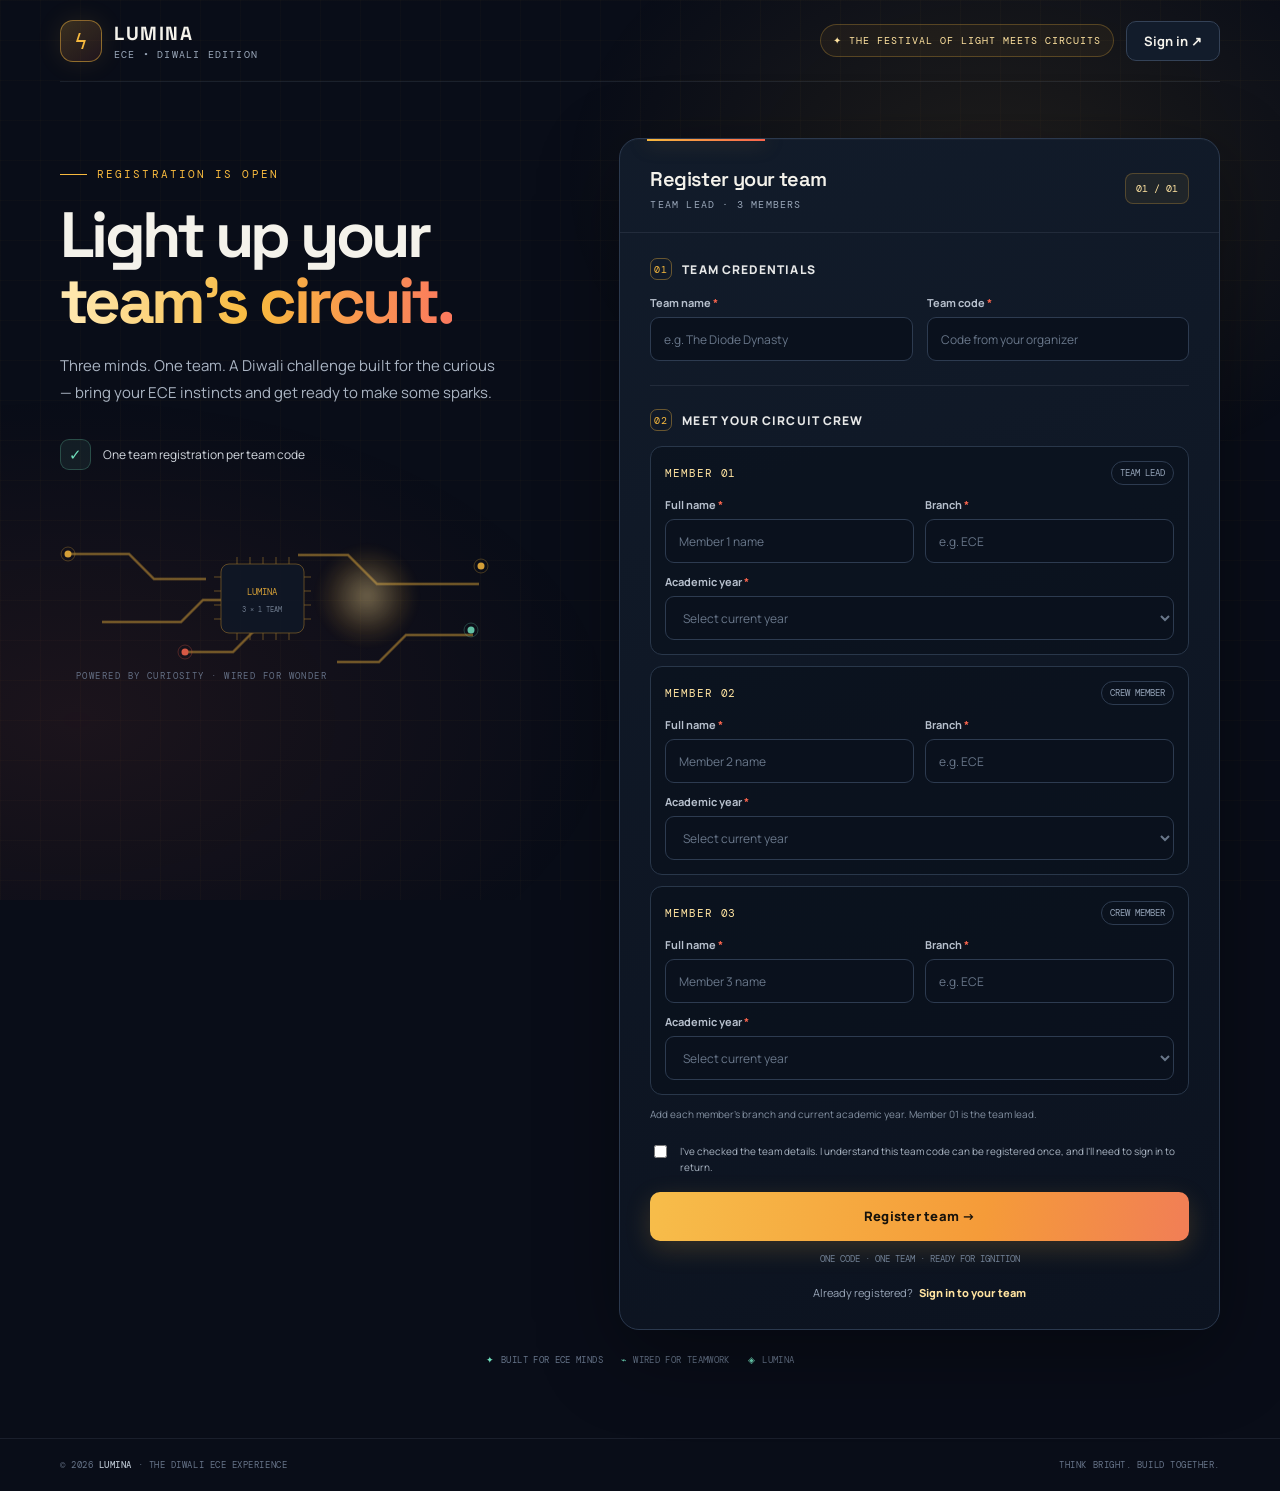
<file: index.html>
<!doctype html>
<html lang="en">
<head>
  <meta charset="utf-8">
  <meta name="viewport" content="width=device-width, initial-scale=1">
  <meta http-equiv="refresh" content="0; url=lumina-registration.html">
  <title>LUMINA</title>
  <script>window.location.replace('lumina-registration.html');</script>
</head>
<body>
  <p>Opening LUMINA registration… <a href="lumina-registration.html">Continue</a></p>
</body>
</html>
</file>
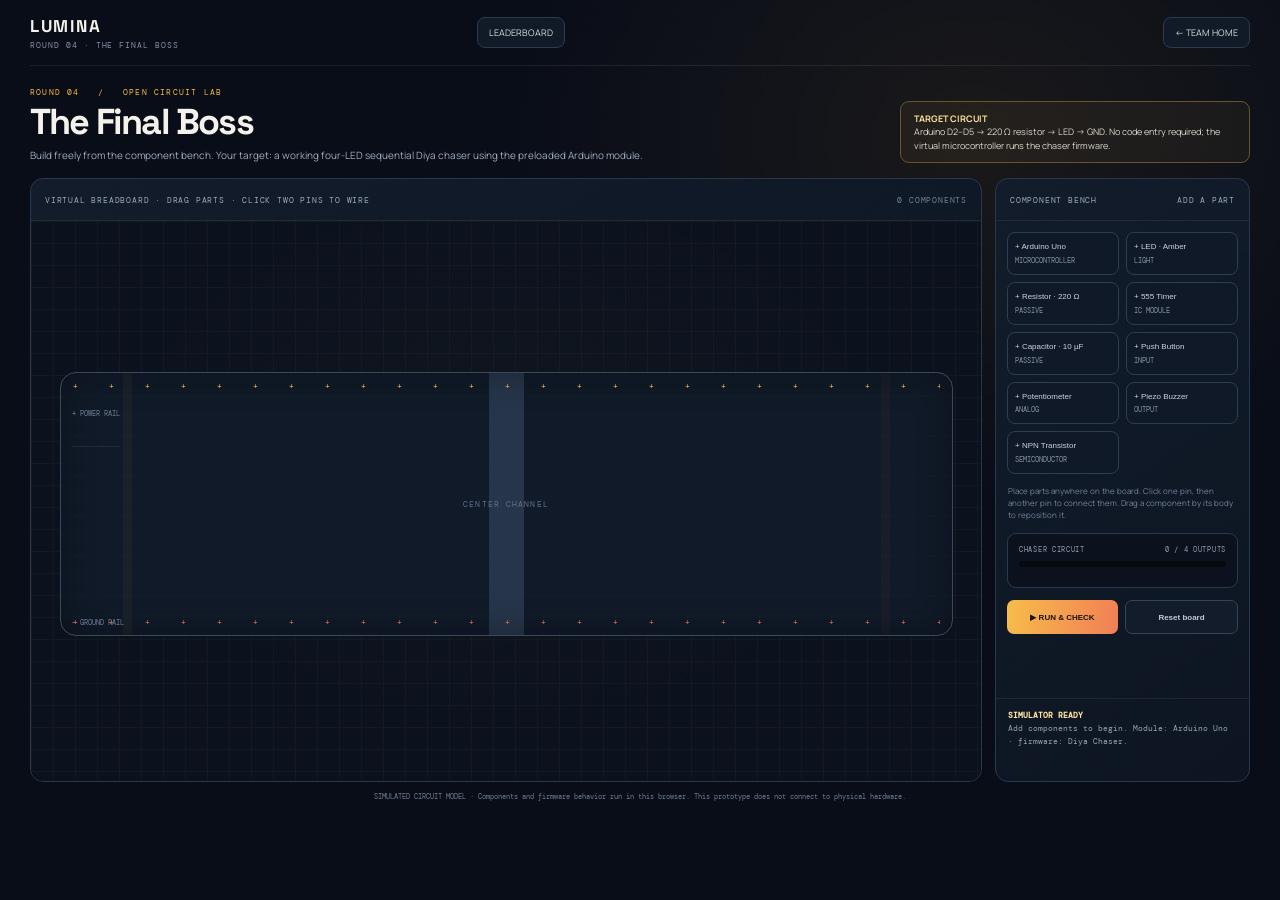
<file: lumina-final-boss.html>
<!doctype html><html lang="en"><head><meta charset="utf-8"><meta name="viewport" content="width=device-width,initial-scale=1"><meta name="theme-color" content="#090d18"><title>LUMINA — The Final Boss</title><style>
@import url('https://fonts.googleapis.com/css2?family=DM+Mono:wght@400;500&family=Manrope:wght@400;500;600;700;800&family=Space+Grotesk:wght@500;600;700&display=swap');:root{--bg:#090d18;--panel:#111b2a;--line:#29384c;--ink:#f4f2eb;--muted:#9aa7b9;--gold:#f7b93e;--gold2:#ffe3a0;--red:#fa654d;--mint:#71dfbd;--mono:'DM Mono',monospace;--body:'Manrope',sans-serif;--display:'Space Grotesk',sans-serif}*{box-sizing:border-box}body{margin:0;min-height:100vh;background:radial-gradient(ellipse at 76% 15%,#f7b93e12,transparent 34%),var(--bg);color:var(--ink);font-family:var(--body)}.wrap{width:min(1220px,calc(100% - 28px));margin:auto}.top{height:66px;border-bottom:1px solid #ffffff14;display:flex;align-items:center;justify-content:space-between}.brand{font:700 17px var(--display);letter-spacing:.1em}.brand small{display:block;color:#8290a4;font:8px var(--mono);letter-spacing:.12em;margin-top:3px}.back{border:1px solid #2b3a4f;background:#111a27;color:#d5dce4;border-radius:8px;padding:8px 11px;text-decoration:none;font-size:9px}.main{padding:21px 0 36px}.heading{display:flex;justify-content:space-between;align-items:end;gap:15px;margin-bottom:15px}.kicker{font:8px var(--mono);letter-spacing:.15em;color:var(--gold)}h1{font:700 clamp(27px,4vw,36px)/1.06 var(--display);letter-spacing:-.05em;margin:6px 0}.heading p{max-width:700px;margin:0;color:#9eabba;font-size:10px;line-height:1.6}.challenge{max-width:350px;border:1px solid #6b532e;background:#f7b93e0c;border-radius:9px;padding:10px 13px;color:#dbd7cc;font-size:9px;line-height:1.5}.challenge b{color:var(--gold2)}.workspace{display:grid;grid-template-columns:minmax(0,1fr) 255px;gap:13px;align-items:stretch}.board-panel,.tool-panel{border:1px solid #29384c;border-radius:13px;background:linear-gradient(145deg,#121c2a,#0d1522);overflow:hidden}.panel-head{height:42px;padding:0 14px;border-bottom:1px solid #ffffff12;display:flex;align-items:center;justify-content:space-between;color:#9ba8b8;font:8px var(--mono);letter-spacing:.1em}.board-caption{color:#718096;font:8px var(--mono)}.board-viewport{overflow:auto;max-height:580px}.stage{position:relative;min-width:690px;height:560px;background:linear-gradient(#f7b93e09 1px,transparent 1px),linear-gradient(90deg,#f7b93e09 1px,transparent 1px),radial-gradient(ellipse at 50% 42%,#f7b93e07,transparent 60%),#0b121e;background-size:22px 22px,22px 22px,auto,auto;touch-action:none}.breadboard{position:absolute;left:3%;right:3%;top:27%;height:47%;border:1px solid #3a4a5d;border-radius:16px;background:linear-gradient(90deg,transparent 0 7%,#f7b93e0b 7% 8%,transparent 8% 48%,#26354a 48% 52%,transparent 52% 92%,#fa654d0b 92% 93%,transparent 93%),repeating-linear-gradient(0deg,#101a28 0 18px,#111c2a 18px 20px);box-shadow:inset 0 0 35px #0005}.breadboard:before,.breadboard:after{content:"+  +  +  +  +  +  +  +  +  +  +  +  +  +  +  +  +  +  +  +  +  +  +  +  +  +  +  +";position:absolute;left:12px;right:12px;color:#e5a747;letter-spacing:13px;font:8px var(--mono);white-space:nowrap;overflow:hidden}.breadboard:before{top:8px}.breadboard:after{bottom:8px;color:#dd6553}.gap-label{position:absolute;left:50%;top:50%;transform:translate(-50%,-50%);color:#607089;font:8px var(--mono);letter-spacing:.14em}.rail-label{position:absolute;left:11px;color:#6e7e93;font:7px var(--mono)}.rail-label.top{top:8px}.rail-label.bottom{bottom:8px}.wire-layer{position:absolute;inset:0;width:100%;height:100%;pointer-events:none;z-index:2;overflow:visible}.wire{stroke:#f6bd58;stroke-width:3;stroke-linecap:round;filter:drop-shadow(0 0 3px #f6bd5870)}.part{position:absolute;z-index:3;width:151px;min-height:72px;border:1px solid #42516a;border-radius:9px;background:linear-gradient(145deg,#1b293b,#101927);box-shadow:0 8px 22px #0005;cursor:grab;touch-action:none;user-select:none}.part:active{cursor:grabbing}.part.selected{border-color:var(--gold);box-shadow:0 0 0 2px #f7b93e24,0 8px 22px #0005}.part.running{border-color:#71dfbd;box-shadow:0 0 18px #71dfbd40}.part-head{height:31px;padding:0 9px;display:flex;align-items:center;justify-content:space-between;border-bottom:1px solid #ffffff10;color:#e5e8ec;font:8px var(--mono)}.part-kind{color:#76869b;font-size:7px}.pins{display:flex;justify-content:space-around;gap:2px;padding:8px 4px 7px}.pin{border:1px solid #50617a;border-radius:5px;background:#0b121d;color:#b6c1cf;padding:4px 5px;font:7px var(--mono);white-space:nowrap}.pin:hover,.pin.selected{border-color:var(--gold);color:var(--gold2);background:#f7b93e13}.pin.connected:after{content:' •';color:var(--mint)}.tool-panel{display:flex;flex-direction:column}.tools{padding:11px;display:grid;grid-template-columns:1fr 1fr;gap:7px}.tool{border:1px solid #2d3d52;border-radius:8px;background:#101927;color:#ccd4dd;padding:9px 7px;text-align:left;font-size:8px;line-height:1.35;transition:.16s}.tool:hover{border-color:#8e6e37;background:#f7b93e0b}.tool span{display:block;color:#8391a4;font:7px var(--mono);margin-top:3px}.tool-wide{grid-column:1/-1}.tool-hint{padding:0 12px 12px;color:#758399;font-size:8px;line-height:1.5}.challenge-progress{margin:0 11px 12px;padding:11px;border:1px solid #2a394d;background:#0b121d;border-radius:9px}.progress-head{display:flex;justify-content:space-between;color:#91a0b2;font:7px var(--mono);letter-spacing:.1em}.progressbar{height:6px;background:#050a11;border-radius:9px;margin-top:7px;overflow:hidden}.progressbar i{display:block;width:0;height:100%;background:linear-gradient(90deg,#e2a133,#ffe19a);transition:.25s}.checklist{list-style:none;margin:9px 0 0;padding:0;display:grid;gap:6px}.checklist li{font-size:8px;color:#7f8da0;line-height:1.4}.checklist li:before{content:'○';color:#65748a;margin-right:6px}.checklist li.ok{color:#a8e8d4}.checklist li.ok:before{content:'✓';color:var(--mint)}.controls{display:flex;gap:7px;padding:0 11px 11px}.controls button{flex:1;border-radius:7px;height:34px;font-size:8px;font-weight:800}.run{border:0;background:linear-gradient(100deg,#f7bd4a,#f17e56);color:#19130a}.reset{border:1px solid #34445a;background:#121c2a;color:#c2cbd5}.console{margin-top:auto;border-top:1px solid #ffffff12;padding:10px 12px;min-height:83px;color:#95a3b4;font:8px/1.6 var(--mono)}.console strong{color:var(--gold2)}.led-glow{filter:drop-shadow(0 0 12px #ffe18a);animation:blink .7s ease-in-out alternate infinite}@keyframes blink{to{opacity:.25}}.toast{position:fixed;left:50%;bottom:15px;transform:translate(-50%,10px);opacity:0;pointer-events:none;border:1px solid #40516a;border-radius:8px;background:#152234;color:#dfe5eb;padding:10px 14px;font-size:9px;transition:.2s;z-index:5}.toast.show{opacity:1;transform:translate(-50%,0)}.footnote{margin-top:10px;text-align:center;color:#6e7c90;font:7px/1.55 var(--mono)}@media(max-width:880px){.workspace{grid-template-columns:1fr}.tool-panel{display:grid;grid-template-columns:1fr 1fr}.tool-panel .panel-head{grid-column:1/-1}.tools{grid-column:1;grid-row:2/4}.challenge-progress{grid-column:2;grid-row:2}.tool-hint{grid-column:1;grid-row:4}.controls{grid-column:2;grid-row:3}.console{grid-column:2;grid-row:4;border-top:0}.board-viewport{max-height:520px}.challenge{max-width:280px}}@media(max-width:580px){.wrap{width:calc(100% - 18px)}.heading{align-items:flex-start;flex-direction:column}.challenge{max-width:none}.board-viewport{max-height:410px}.stage{height:540px}.tool-panel{display:flex}.tools{grid-template-columns:1fr 1fr}.tool-hint{padding-top:0}.challenge-progress{margin:0 11px 12px}.controls{padding:0 11px 11px}.console{min-height:64px}.panel-head{font-size:7px}}
</style></head><body><header class="top wrap"><div class="brand">LUMINA<small>ROUND 04 · THE FINAL BOSS</small></div><a class="back" href="lumina-leaderboard.html">LEADERBOARD</a> &nbsp; <a class="back" href="lumina-home.html#home">← TEAM HOME</a></header><main class="main wrap"><div class="heading"><div><div class="kicker">ROUND 04 &nbsp; / &nbsp; OPEN CIRCUIT LAB</div><h1>The Final Boss</h1><p>Build freely from the component bench. Your target: a working four-LED sequential Diya chaser using the preloaded Arduino module.</p></div><div class="challenge"><b>TARGET CIRCUIT</b><br>Arduino D2–D5 → 220 Ω resistor → LED → GND. No code entry required; the virtual microcontroller runs the chaser firmware.</div></div><div class="workspace"><section class="board-panel"><div class="panel-head"><span>VIRTUAL BREADBOARD · DRAG PARTS · CLICK TWO PINS TO WIRE</span><span id="componentCount" class="board-caption">0 COMPONENTS</span></div><div class="board-viewport"><div id="stage" class="stage"><div class="breadboard"><span class="rail-label top">+ POWER RAIL</span><span class="rail-label bottom">− GROUND RAIL</span><span class="gap-label">CENTER CHANNEL</span></div><svg id="wireLayer" class="wire-layer"></svg></div></div></section><aside class="tool-panel"><div class="panel-head"><span>COMPONENT BENCH</span><span>ADD A PART</span></div><div class="tools" id="tools"></div><div class="tool-hint">Place parts anywhere on the board. Click one pin, then another pin to connect them. Drag a component by its body to reposition it.</div><div class="challenge-progress"><div class="progress-head"><span>CHASER CIRCUIT</span><span id="progressText">0 / 4 OUTPUTS</span></div><div class="progressbar"><i id="progress"></i></div><ul class="checklist" id="checklist"></ul></div><div class="controls"><button id="run" class="run">▶ RUN &amp; CHECK</button><button id="reset" class="reset">Reset board</button></div><div class="console" id="console"><strong>SIMULATOR READY</strong><br>Add components to begin. Module: Arduino Uno · firmware: Diya Chaser.</div></aside></div><div class="footnote">SIMULATED CIRCUIT MODEL · Components and firmware behavior run in this browser. This prototype does not connect to physical hardware.</div></main><div class="toast" id="toast"></div><script>
(()=>{const types={arduino:{name:'Arduino Uno',kind:'MICROCONTROLLER',pins:['D2','D3','D4','D5','GND','5V']},led:{name:'LED · Amber',kind:'LIGHT',pins:['A','K']},resistor:{name:'Resistor · 220 Ω',kind:'PASSIVE',pins:['A','B']},timer:{name:'555 Timer',kind:'IC MODULE',pins:['GND','TRIG','OUT','RESET','CTRL','THR','DIS','VCC']},capacitor:{name:'Capacitor · 10 µF',kind:'PASSIVE',pins:['+','−']},button:{name:'Push Button',kind:'INPUT',pins:['A','B']},pot:{name:'Potentiometer',kind:'ANALOG',pins:['A','W','B']},buzzer:{name:'Piezo Buzzer',kind:'OUTPUT',pins:['+','−']},transistor:{name:'NPN Transistor',kind:'SEMICONDUCTOR',pins:['C','B','E']}};const tools=document.getElementById('tools');Object.entries(types).forEach(([key,t])=>{const b=document.createElement('button');b.className='tool';b.innerHTML=`+ ${t.name}<span>${t.kind}</span>`;b.addEventListener('click',()=>add(key));tools.append(b)});const stage=document.getElementById('stage'),wireLayer=document.getElementById('wireLayer');let parts=[],wires=[],nextId=1,selectedPin=null,drag=null,solution=[],animation=null;const esc=s=>String(s).replace(/[&<>"']/g,c=>({'&':'&amp;','<':'&lt;','>':'&gt;','"':'&quot;',"'":'&#39;'}[c]));function toast(s){const t=document.getElementById('toast');t.textContent=s;t.classList.add('show');setTimeout(()=>t.classList.remove('show'),1700)}function partObj(type,x,y){const id='p'+nextId++;return{id,type,x,y}}
function add(type){if(parts.length>=16){toast('Board is full · remove parts to make room.');return}const i=parts.length;parts.push(partObj(type,4+(i%4)*23,5+Math.floor(i/4)*22));render()}
function render(){document.querySelectorAll('.part').forEach(x=>x.remove());parts.forEach(p=>{const t=types[p.type],el=document.createElement('div');el.className='part';el.dataset.id=p.id;el.style.left=p.x+'%';el.style.top=p.y+'%';el.innerHTML=`<div class="part-head"><span>${t.name}</span><span class="part-kind">${t.kind}</span></div><div class="pins">${t.pins.map(pin=>`<button class="pin" data-pin="${pin}" aria-label="${t.name} ${pin}">${pin}</button>`).join('')}</div>`;el.addEventListener('pointerdown',startDrag);el.querySelectorAll('.pin').forEach(pin=>pin.addEventListener('click',e=>{e.stopPropagation();connectPin(p.id,pin.dataset.pin,pin)}));stage.append(el)});document.getElementById('componentCount').textContent=`${parts.length} COMPONENT${parts.length===1?'':'S'}`;refreshPins();drawWires();}
function startDrag(e){if(e.target.closest('.pin'))return;const el=e.currentTarget,rect=stage.getBoundingClientRect(),p=parts.find(x=>x.id===el.dataset.id);drag={p,el,dx:e.clientX-el.getBoundingClientRect().left,dy:e.clientY-el.getBoundingClientRect().top};el.setPointerCapture(e.pointerId);el.addEventListener('pointermove',moveDrag);el.addEventListener('pointerup',stopDrag,{once:true});e.preventDefault()}function moveDrag(e){if(!drag)return;const sr=stage.getBoundingClientRect(),r=drag.el.getBoundingClientRect(),x=e.clientX-sr.left-drag.dx,y=e.clientY-sr.top-drag.dy;drag.p.x=Math.max(0,Math.min(100-r.width/sr.width*100,x/sr.width*100));drag.p.y=Math.max(0,Math.min(100-r.height/sr.height*100,y/sr.height*100));drag.el.style.left=drag.p.x+'%';drag.el.style.top=drag.p.y+'%';drawWires()}function stopDrag(e){if(!drag)return;drag.el.removeEventListener('pointermove',moveDrag);drag=null;}
function nodeId(pid,pin){return pid+':'+pin}function connectPin(pid,pin,button){const id=nodeId(pid,pin);if(!selectedPin){selectedPin=id;button.classList.add('selected');document.querySelector(`.part[data-id="${pid}"]`).classList.add('selected');toast('Now click the pin to connect to.');return}if(selectedPin===id){selectedPin=null;render();return}wires.push([selectedPin,id]);selectedPin=null;document.querySelectorAll('.selected').forEach(x=>x.classList.remove('selected'));render();document.getElementById('console').innerHTML='<strong>WIRE ADDED</strong><br>Connection placed · click RUN &amp; CHECK when ready.'}
function pinCenter(id){const [pid,pinName]=id.split(':');const el=document.querySelector(`.part[data-id="${pid}"] [data-pin="${pinName}"]`);if(!el)return null;const a=el.getBoundingClientRect(),b=stage.getBoundingClientRect();return{x:a.left+a.width/2-b.left,y:a.top+a.height/2-b.top}}
function drawWires(){const r=stage.getBoundingClientRect();wireLayer.setAttribute('viewBox',`0 0 ${r.width} ${r.height}`);wireLayer.innerHTML=wires.map(w=>{const a=pinCenter(w[0]),b=pinCenter(w[1]);return a&&b?`<line class="wire" x1="${a.x}" y1="${a.y}" x2="${b.x}" y2="${b.y}"/>`:''}).join('')}
function refreshPins(){document.querySelectorAll('.pin').forEach(x=>x.classList.remove('connected'));wires.flat().forEach(id=>{const [pid,pin]=id.split(':');document.querySelector(`.part[data-id="${pid}"] [data-pin="${pin}"]`)?.classList.add('connected')});if(selectedPin){const [pid,pin]=selectedPin.split(':');document.querySelector(`.part[data-id="${pid}"]`)?.classList.add('selected');document.querySelector(`.part[data-id="${pid}"] [data-pin="${pin}"]`)?.classList.add('selected')}}
function check(){const roots=new Map();function find(x){if(!roots.has(x))roots.set(x,x);if(roots.get(x)!==x)roots.set(x,find(roots.get(x)));return roots.get(x)}function union(a,b){const x=find(a),y=find(b);roots.set(x,y)}wires.forEach(w=>union(w[0],w[1]));const net=x=>find(x);const arduino=parts.find(p=>p.type==='arduino');const outs=['D2','D3','D4','D5'];const found=[];if(arduino){const ground=net(nodeId(arduino.id,'GND'));const usedR=new Set(),usedL=new Set();for(const pin of outs){const source=net(nodeId(arduino.id,pin));let match=null;for(const resistor of parts.filter(p=>p.type==='resistor'&&!usedR.has(p.id))){const a=net(nodeId(resistor.id,'A')),b=net(nodeId(resistor.id,'B'));for(const led of parts.filter(p=>p.type==='led'&&!usedL.has(p.id))){const anode=net(nodeId(led.id,'A')),cathode=net(nodeId(led.id,'K'));if((source===a&&b===anode||source===b&&a===anode)&&cathode===ground){match={pin,resistor,led};break}}if(match)break}if(match){found.push(match);usedR.add(match.resistor.id);usedL.add(match.led.id)}}}return{found,complete:found.length===4,hasArduino:Boolean(arduino)}}
function run(){const result=check();solution=result.found;document.getElementById('progressText').textContent=`${result.found.length} / 4 OUTPUTS`;document.getElementById('progress').style.width=`${result.found.length/4*100}%`;const list=document.getElementById('checklist');list.innerHTML=['D2 → resistor → LED → GND','D3 → resistor → LED → GND','D4 → resistor → LED → GND','D5 → resistor → LED → GND'].map((x,i)=>`<li class="${result.found.some(y=>y.pin==='D'+(i+2))?'ok':''}">${x}</li>`).join('');if(!result.hasArduino){document.getElementById('console').innerHTML='<strong>MICROCONTROLLER NOT FOUND</strong><br>Add an Arduino Uno to run the target Diya chaser.';toast('Add the Arduino Uno module.');return}if(!result.complete){document.getElementById('console').innerHTML=`<strong>${result.found.length}/4 OUTPUT PATHS WORKING</strong><br>Check each digital pin: D2–D5 must pass through its own resistor and LED, then return to GND.`;toast('Some circuit paths need another connection.');return}document.querySelectorAll('.part').forEach(p=>p.classList.remove('running'));document.getElementById('console').innerHTML='<strong>CIRCUIT PASSED · MCU ACTIVE</strong><br>Four output paths verified. Arduino firmware is running the sequential Diya pattern.';toast('Circuit complete · Diya chaser is running!');startAnimation()}
function startAnimation(){clearInterval(animation);const ids=solution.map(x=>x.led.id);let i=0;function light(){document.querySelectorAll('.part').forEach(p=>p.classList.remove('running'));ids.forEach((id,n)=>{const el=document.querySelector(`.part[data-id="${id}"]`);if(el)el.classList.toggle('running',n===i)});i=(i+1)%ids.length}light();animation=setInterval(light,550)}
document.getElementById('run').addEventListener('click',run);document.getElementById('reset').addEventListener('click',()=>{parts=[];wires=[];selectedPin=null;clearInterval(animation);document.getElementById('progressText').textContent='0 / 4 OUTPUTS';document.getElementById('progress').style.width='0';document.getElementById('checklist').replaceChildren();document.getElementById('console').innerHTML='<strong>BOARD CLEARED</strong><br>Add a module or component to start again.';render()});window.addEventListener('resize',drawWires);stage.addEventListener('scroll',drawWires);render();})();
</script><script>(()=>{document.getElementById('run').addEventListener('click',()=>setTimeout(()=>{if(!document.getElementById('console').textContent.includes('CIRCUIT PASSED'))return;const reg=JSON.parse(localStorage.getItem('lumina_demo_registration')||'{}'),code=(reg.teamCode||'DEMO').trim().toLowerCase(),all=JSON.parse(localStorage.getItem('lumina_demo_scores')||'{}'),row=all[code]||{teamName:reg.teamName||'Demo team',rounds:{}};row.teamName=reg.teamName||row.teamName;row.rounds.r4=Math.max(row.rounds.r4||0,300);all[code]=row;localStorage.setItem('lumina_demo_scores',JSON.stringify(all));localStorage.setItem('lumina_demo_last_result',JSON.stringify({round:4,won:true,score:300,teamName:row.teamName,at:new Date().toISOString()}))},0))})();</script></body></html>
</file>
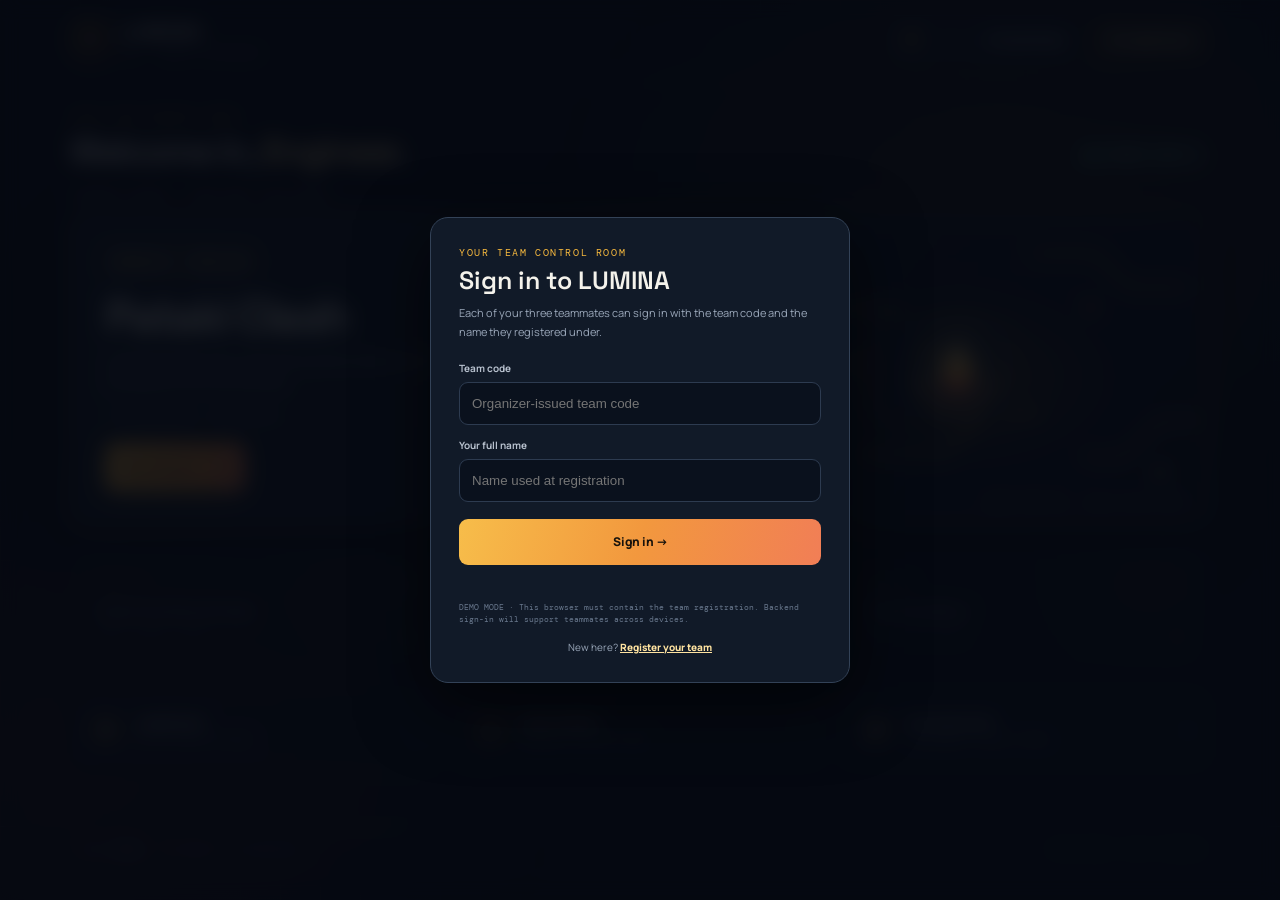
<file: lumina-home.html>
<!doctype html>
<html lang="en">
<head>
  <meta charset="utf-8"><meta name="viewport" content="width=device-width,initial-scale=1"><meta name="theme-color" content="#090d18">
  <title>LUMINA — Team Home</title>
  <style>
    @import url('https://fonts.googleapis.com/css2?family=DM+Mono:wght@400;500&family=Manrope:wght@400;500;600;700;800&family=Space+Grotesk:wght@500;600;700&display=swap');
    :root{--bg:#090d18;--panel:#111b2a;--panel2:#0d1522;--line:#29384c;--ink:#f4f2eb;--muted:#9aa7b9;--gold:#f7b93e;--gold2:#ffe3a0;--red:#fa654d;--mint:#71dfbd;--mono:'DM Mono',monospace;--body:'Manrope',sans-serif;--display:'Space Grotesk',sans-serif}*{box-sizing:border-box}body{margin:0;min-height:100vh;background:var(--bg);color:var(--ink);font-family:var(--body)}button{font:inherit;cursor:pointer}body:before{content:"";position:fixed;inset:0;z-index:-1;pointer-events:none;background:radial-gradient(ellipse at 78% 23%,rgba(247,185,62,.09),transparent 33%),radial-gradient(ellipse at 5% 84%,rgba(250,101,77,.075),transparent 31%),linear-gradient(rgba(247,185,62,.022) 1px,transparent 1px),linear-gradient(90deg,rgba(247,185,62,.022) 1px,transparent 1px);background-size:auto,auto,40px 40px,40px 40px}.wrap{width:min(1140px,calc(100% - 44px));margin:auto}.topbar{height:79px;border-bottom:1px solid rgba(154,167,185,.13);display:flex;align-items:center;justify-content:space-between}.brand{display:flex;gap:11px;align-items:center}.brand-icon{width:41px;height:41px;border:1px solid rgba(247,185,62,.48);border-radius:13px;background:linear-gradient(145deg,rgba(247,185,62,.2),rgba(250,101,77,.1));display:grid;place-items:center;color:var(--gold);font-size:21px;box-shadow:0 0 25px rgba(247,185,62,.1)}.brand-name{font:700 19px var(--display);letter-spacing:.09em}.brand-sub{display:block;margin-top:3px;color:#8290a4;font:9px var(--mono);letter-spacing:.13em}.head-actions{display:flex;align-items:center;gap:14px}.team-identity{display:flex;align-items:center;gap:10px;padding:9px 12px;border:1px solid #29384b;border-radius:11px;background:rgba(14,22,34,.8)}.team-avatar{height:29px;width:29px;border-radius:8px;display:grid;place-items:center;background:rgba(247,185,62,.12);color:var(--gold2);font:700 12px var(--display)}.identity-copy{line-height:1.2}.identity-label{color:#748299;font:8px var(--mono);letter-spacing:.12em}.identity-name{font-size:12px;font-weight:800;margin-top:3px;max-width:145px;white-space:nowrap;overflow:hidden;text-overflow:ellipsis}.leader-btn{height:41px;border:1px solid rgba(247,185,62,.4);background:rgba(247,185,62,.08);color:var(--gold2);border-radius:10px;padding:0 16px;font-size:11px;font-weight:800;transition:.18s}.leader-btn:hover{background:rgba(247,185,62,.15);border-color:var(--gold)}.page{display:none}.page.active{display:block}.dashboard{padding:32px 0 57px}.welcome-row{display:flex;align-items:end;justify-content:space-between;margin-bottom:18px;gap:18px}.welcome-kicker{color:var(--gold);font:10px var(--mono);letter-spacing:.16em;text-transform:uppercase}.welcome h1{font:600 clamp(25px,3vw,35px)/1.12 var(--display);letter-spacing:-.04em;margin:8px 0 0}.welcome h1 span{color:var(--gold2)}.member-status{display:flex;align-items:center;gap:8px;border:1px solid rgba(113,223,189,.24);background:rgba(113,223,189,.055);border-radius:999px;padding:9px 12px;color:#b3eeda;font:9px var(--mono);white-space:nowrap}.status-dot{height:7px;width:7px;border-radius:50%;background:var(--mint);box-shadow:0 0 11px rgba(113,223,189,.7)}.current-label{font:10px var(--mono);letter-spacing:.13em;color:#9daabb;margin:0 0 10px 2px}.current-card{display:grid;grid-template-columns:1.08fr .92fr;min-height:312px;border:1px solid rgba(247,185,62,.36);border-radius:19px;overflow:hidden;position:relative;background:linear-gradient(120deg,rgba(22,32,47,.98),rgba(16,25,39,.97));box-shadow:0 20px 60px rgba(0,0,0,.26),0 0 40px rgba(247,185,62,.055);cursor:pointer;transition:transform .2s,border-color .2s}.current-card:hover{transform:translateY(-2px);border-color:rgba(247,185,62,.68)}.current-copy{padding:30px 34px;display:flex;flex-direction:column;align-items:flex-start;justify-content:center;position:relative;z-index:1}.round-chip{padding:7px 10px;border-radius:7px;background:rgba(247,185,62,.1);border:1px solid rgba(247,185,62,.3);color:var(--gold2);font:9px var(--mono);letter-spacing:.13em}.current-copy h2{font:700 clamp(30px,4vw,46px)/1.02 var(--display);letter-spacing:-.055em;margin:17px 0 10px}.current-copy p{max-width:430px;color:#a7b1bf;font-size:12px;line-height:1.75;margin:0}.round-meta{display:flex;gap:16px;margin-top:17px;color:#8290a3;font:9px var(--mono);letter-spacing:.04em}.round-meta span{display:flex;align-items:center;gap:6px}.launch-btn{margin-top:22px;border:0;background:linear-gradient(105deg,#f7bd4a,#f2983e 70%,#f17e56);color:#18130b;border-radius:9px;padding:13px 18px;font-size:11px;font-weight:900;box-shadow:0 7px 22px rgba(247,185,62,.17)}.launch-btn span{font-size:16px;vertical-align:-1px;margin-left:12px}.visual{position:relative;min-height:312px;overflow:hidden;background:radial-gradient(ellipse at 54% 53%,rgba(247,185,62,.18),transparent 37%),linear-gradient(135deg,rgba(12,19,30,.25),rgba(10,15,24,.6))}.visual:before{content:"";position:absolute;inset:0;background-image:linear-gradient(rgba(247,185,62,.055) 1px,transparent 1px),linear-gradient(90deg,rgba(247,185,62,.055) 1px,transparent 1px);background-size:27px 27px;mask-image:linear-gradient(90deg,transparent,#000 32%)}.circuit{position:absolute;inset:0;width:100%;height:100%}.circuit svg{width:100%;height:100%}.diya{position:absolute;left:52%;top:50%;transform:translate(-50%,-52%);width:128px;height:128px;border-radius:50%;display:grid;place-items:center;background:radial-gradient(circle,rgba(255,215,126,.26),rgba(247,185,62,.06) 54%,transparent 71%);filter:drop-shadow(0 0 32px rgba(247,185,62,.2))}.flame{width:37px;height:54px;position:relative;background:linear-gradient(180deg,#fff0b4 0%,#ffc34f 55%,#fa654d 100%);border-radius:65% 35% 55% 45%/70% 70% 30% 30%;transform:rotate(1deg);box-shadow:0 0 35px rgba(247,185,62,.46);clip-path:polygon(50% 0,65% 28%,95% 50%,87% 80%,70% 98%,28% 98%,12% 77%,4% 54%,35% 28%)}.diya-bowl{position:absolute;top:73px;width:83px;height:36px;border:2px solid rgba(247,185,62,.78);border-top:0;border-radius:0 0 48px 48px;background:linear-gradient(180deg,rgba(247,185,62,.12),rgba(250,101,77,.19));box-shadow:0 8px 25px rgba(247,185,62,.08)}.art-caption{position:absolute;right:24px;bottom:18px;color:#738197;font:8px var(--mono);letter-spacing:.14em}.mini-rounds{display:grid;grid-template-columns:repeat(3,1fr);gap:15px;margin-top:21px}.mini-card{min-height:123px;text-align:left;position:relative;overflow:hidden;border:1px solid #263448;border-radius:14px;background:rgba(14,22,34,.64);padding:19px 20px;transition:.24s;isolation:isolate}.mini-card:before{content:"";position:absolute;inset:0;z-index:-1;background:radial-gradient(circle at 85% 18%,rgba(247,185,62,.07),transparent 40%)}.mini-card:hover,.mini-card:focus-visible{transform:translateY(-2px);border-color:#876733;background:rgba(18,28,42,.9);outline:none}.mini-card.is-dim{filter:blur(1.5px);opacity:.5;transform:scale(.96);transition:filter .28s,opacity .28s,transform .28s,border-color .2s}.mini-card.is-dim:hover,.mini-card.is-dim:focus-visible,.mini-card.is-dim.selected{filter:blur(0);opacity:1;transform:scale(1);border-color:rgba(247,185,62,.5)}.mini-top{display:flex;justify-content:space-between;align-items:center}.mini-num{color:#d99f39;font:9px var(--mono);letter-spacing:.12em}.mini-status{color:#6f7d91;font:8px var(--mono);letter-spacing:.08em}.mini-title{font:600 16px var(--display);margin-top:11px;letter-spacing:-.025em;color:#d9dbe0}.mini-foot{color:#77859a;font:9px var(--mono);margin-top:7px}.mini-arrow{position:absolute;right:18px;bottom:17px;color:#d8a745;font-size:15px}.lower-nav{display:grid;grid-template-columns:1fr 1fr 1fr;gap:15px;margin-top:20px}.nav-tile{min-height:79px;display:flex;align-items:center;gap:13px;border:1px solid #263448;border-radius:12px;background:rgba(14,22,34,.68);padding:14px 17px;color:inherit;text-decoration:none;text-align:left;transition:.18s}.nav-tile:hover{border-color:#786033;background:rgba(18,28,42,.88);transform:translateY(-1px)}.nav-icon{width:35px;height:35px;border-radius:10px;display:grid;place-items:center;background:rgba(247,185,62,.09);border:1px solid rgba(247,185,62,.17);color:var(--gold2);font-size:15px;flex:0 0 auto}.nav-text strong{display:block;font-size:11px}.nav-text small{display:block;margin-top:4px;color:#8491a4;font:9px var(--mono)}.nav-chevron{margin-left:auto;color:#8b98aa;font-size:17px}.subpage{padding:35px 0 60px;min-height:calc(100vh - 145px)}.subhead{display:flex;align-items:center;gap:14px;margin-bottom:24px}.back-btn{height:39px;width:39px;border-radius:10px;border:1px solid #2c3a4d;background:#111a28;color:#d6dce4;font-size:17px}.subhead-label{color:var(--gold);font:9px var(--mono);letter-spacing:.14em}.subhead h1{font:600 30px var(--display);margin:4px 0 0;letter-spacing:-.04em}.panel{border:1px solid #29384c;border-radius:15px;background:rgba(15,23,36,.86);overflow:hidden}.panel-note{padding:17px 20px;color:#99a6b8;font-size:11px;border-bottom:1px solid rgba(154,167,185,.12)}.table-wrap{overflow:auto}table{width:100%;border-collapse:collapse;text-align:left;min-width:520px}th{padding:14px 18px;color:#77859a;font:9px var(--mono);letter-spacing:.1em;font-weight:400;border-bottom:1px solid rgba(154,167,185,.12)}td{padding:16px 18px;color:#d6dae0;font-size:11px;border-bottom:1px solid rgba(154,167,185,.08)}tbody tr:last-child td{border:0}.rank{color:var(--gold2);font:12px var(--mono)}.you-row{background:rgba(247,185,62,.055)}.you-tag{margin-left:8px;font:8px var(--mono);color:#f0cd85;border:1px solid rgba(247,185,62,.24);padding:3px 6px;border-radius:99px}.score{font-weight:800;color:var(--gold2)}.round-detail{display:grid;grid-template-columns:1fr .8fr;gap:20px}.detail-card{border:1px solid #29384c;border-radius:15px;background:linear-gradient(135deg,#121d2b,#0d1522);padding:25px}.detail-card h2{font:600 23px var(--display);margin:13px 0 9px}.detail-card p{color:#a1adbc;font-size:12px;line-height:1.75;margin:0}.detail-list{list-style:none;padding:0;margin:19px 0 0;display:grid;gap:11px}.detail-list li{display:flex;align-items:center;gap:9px;color:#cbd1d9;font-size:11px}.detail-list li span{color:var(--mint)}.roster{display:grid;gap:10px}.roster-person{display:flex;align-items:center;gap:11px;padding:12px;border:1px solid #29384c;background:#101927;border-radius:10px}.person-avatar{height:33px;width:33px;border-radius:9px;background:#1a293b;color:var(--gold2);display:grid;place-items:center;font:700 11px var(--display)}.person-copy{flex:1;min-width:0}.person-copy strong{display:block;font-size:11px;white-space:nowrap;overflow:hidden;text-overflow:ellipsis}.person-copy small{display:block;margin-top:4px;color:#8190a5;font:9px var(--mono)}.online{color:var(--mint);font:8px var(--mono)}.login-gate{position:fixed;inset:0;z-index:5;display:none;place-items:center;background:rgba(5,9,17,.88);backdrop-filter:blur(10px);padding:18px}.login-gate.open{display:grid}.gate-card{width:min(420px,100%);padding:28px;border:1px solid #334257;border-radius:18px;background:#111a28;box-shadow:0 20px 70px #0009}.gate-card h2{font:600 25px var(--display);margin:5px 0 8px}.gate-card p{font-size:11px;line-height:1.7;color:#9aa7b9;margin:0 0 19px}.gate-card .field{display:grid;gap:7px;margin-bottom:13px}.gate-card label{color:#b7c0cd;font-size:10px;font-weight:700}.gate-card input{height:43px;border:1px solid #2d3b50;background:#0a111d;color:var(--ink);border-radius:9px;padding:0 12px;outline:none}.gate-card input:focus{border-color:var(--gold)}.gate-card button[type=submit]{width:100%;height:46px;border:0;border-radius:9px;background:linear-gradient(105deg,#f7bd4a,#f2983e,#f17e56);color:#17120b;font-size:12px;font-weight:900;margin-top:4px}.gate-error{min-height:17px;margin-top:10px;color:#ff9e8d;font-size:10px}.gate-note{color:#69788d;font:8px var(--mono);line-height:1.55;margin-top:9px}.toast{position:fixed;right:20px;bottom:20px;z-index:9;padding:13px 16px;border:1px solid rgba(113,223,189,.3);background:#101b28;color:#b3eeda;border-radius:10px;font-size:11px;box-shadow:0 12px 35px #0006;display:none}.toast.show{display:block;animation:pop .25s ease-out}@keyframes pop{from{opacity:0;transform:translateY(8px)}to{opacity:1;transform:none}}footer{border-top:1px solid rgba(154,167,185,.12);padding:18px 0;color:#69778a;font:8px var(--mono);letter-spacing:.08em}.foot-inner{display:flex;justify-content:space-between;gap:10px}.foot-inner b{color:#aeb8c5;font-weight:500}@media(max-width:760px){.current-card{grid-template-columns:1fr}.visual{min-height:205px;grid-row:1}.current-copy{padding:24px}.mini-rounds{grid-template-columns:1fr 1fr}.mini-card:last-child{grid-column:1/-1}.round-detail{grid-template-columns:1fr}.welcome-row{align-items:flex-start;flex-direction:column}.member-status{align-self:flex-start}.lower-nav{grid-template-columns:1fr 1fr}.lower-nav .nav-tile:last-child{grid-column:1/-1}}@media(max-width:500px){.wrap{width:calc(100% - 26px)}.topbar{height:70px}.brand-name{font-size:16px}.brand-icon{height:37px;width:37px}.team-identity{padding:7px}.team-avatar{height:27px;width:27px}.identity-name{max-width:92px;font-size:10px}.leader-btn{height:38px;padding:0 11px;font-size:9px}.head-actions{gap:7px}.dashboard{padding-top:25px}.mini-rounds{grid-template-columns:1fr}.mini-card:last-child{grid-column:auto}.mini-card{min-height:112px}.lower-nav{grid-template-columns:1fr}.lower-nav .nav-tile:last-child{grid-column:auto}.foot-inner{align-items:center;flex-direction:column;text-align:center}.welcome h1{font-size:28px}.subhead h1{font-size:25px}}
  </style>
</head>
<body>
  <header class="topbar wrap">
    <div class="brand"><span class="brand-icon" aria-hidden="true">ϟ</span><span><span class="brand-name">LUMINA</span><span class="brand-sub">ECE · DIWALI EXPERIENCE</span></span></div>
    <div class="head-actions">
      <div class="team-identity"><span class="team-avatar" id="teamInitial">L</span><span class="identity-copy"><span class="identity-label">YOUR TEAM</span><span class="identity-name" id="teamName">Circuit Crew</span></span></div>
      <button class="leader-btn" data-page="leaderboard">♜ &nbsp;Leaderboard</button>
    </div>
  </header>
  <main class="wrap">
    <section id="homePage" class="page active dashboard">
      <div class="welcome-row"><div class="welcome"><div class="welcome-kicker">Your team control room</div><h1>Welcome in, <span id="playerName">Engineer</span>.</h1></div><div class="member-status"><i class="status-dot"></i><span id="memberCount">1 MEMBER SIGNED IN</span></div></div>
      <div class="current-label">CURRENT ROUND · YOUR NEXT CHALLENGE</div>
      <article class="current-card" data-page="round1" tabindex="0" role="link" aria-label="Open Round 1: Pataki Clash">
        <div class="current-copy"><span class="round-chip">ROUND 01 &nbsp;·&nbsp; NOW LIVE</span><h2>Pataki Clash</h2><p>Outthink the other team. Solve ECE puzzles to load up, launch your rockets, and keep your structure standing.</p><div class="round-meta"><span>⚡ 3 PLAYER ROLES</span><span>◷ TEAM BATTLE</span></div><button class="launch-btn" data-page="round1">Enter Round 1 <span>→</span></button></div>
        <div class="visual" aria-hidden="true"><div class="circuit"><svg viewBox="0 0 500 310" fill="none"><path d="M15 60h85l35 35h70m-45 145h87l40-40h57m-10-160h62l34 34h58M0 180h92l31-31h48m214 94h40l37-37h39" stroke="#bd8e3e" stroke-opacity=".65" stroke-width="1.5"/><path d="M15 60h85l35 35h70m-45 145h87l40-40h57m-10-160h62l34 34h58M0 180h92l31-31h48m214 94h40l37-37h39" stroke="#f7b93e" stroke-opacity=".28" stroke-width="4"/><circle cx="15" cy="60" r="4" fill="#f7b93e"/><circle cx="392" cy="94" r="4" fill="#fa654d"/><circle cx="0" cy="180" r="4" fill="#71dfbd"/><circle cx="461" cy="258" r="4" fill="#f7b93e"/><rect x="181" y="106" width="131" height="99" rx="10" fill="#111b2a" stroke="#b78637" stroke-opacity=".8"/><text x="246" y="143" fill="#f7b93e" font-size="11" font-family="DM Mono,monospace" text-anchor="middle">PATĀKHI</text><text x="246" y="164" fill="#9ba8ba" font-size="8" font-family="DM Mono,monospace" text-anchor="middle">CLASH ENGINE</text><path d="M199 180h94" stroke="#44536a"/></svg></div><div class="diya"><div class="flame"></div><div class="diya-bowl"></div></div><span class="art-caption">LIGHT THE FUSE · BUILD THE FUTURE</span></div>
      </article>
      <div class="mini-rounds" aria-label="Other rounds">
        <button class="mini-card is-dim" data-page="round2"><div class="mini-top"><span class="mini-num">ROUND 02</span><span class="mini-status">UP NEXT</span></div><div class="mini-title">Crack the Circuit Code</div><div class="mini-foot">Logic · Decode · Unlock</div><span class="mini-arrow">↗</span></button>
        <button class="mini-card is-dim" data-page="round3"><div class="mini-top"><span class="mini-num">ROUND 03</span><span class="mini-status">UP NEXT</span></div><div class="mini-title">The Rangoli Breadboard</div><div class="mini-foot">Build · Bias · Illuminate</div><span class="mini-arrow">↗</span></button>
        <button class="mini-card is-dim" data-page="round4"><div class="mini-top"><span class="mini-num">ROUND 04</span><span class="mini-status">FINAL ROUND</span></div><div class="mini-title">The Final Boss</div><div class="mini-foot">Wire the Diya chaser</div><span class="mini-arrow">↗</span></button>
      </div>
      <nav class="lower-nav" aria-label="More team pages">
        <button class="nav-tile" data-page="leaderboard"><span class="nav-icon">♜</span><span class="nav-text"><strong>Leaderboard</strong><small>See how teams are doing</small></span><span class="nav-chevron">›</span></button>
        <button class="nav-tile" data-page="events"><span class="nav-icon">◷</span><span class="nav-text"><strong>Event timeline</strong><small>Upcoming & previous events</small></span><span class="nav-chevron">›</span></button>
        <button class="nav-tile" data-page="roster"><span class="nav-icon">⌘</span><span class="nav-text"><strong>Your circuit crew</strong><small>Team members & sign-in status</small></span><span class="nav-chevron">›</span></button>
      </nav>
    </section>
    <section id="leaderboardPage" class="page subpage"><div class="subhead"><button class="back-btn" data-page="home" aria-label="Back to home">←</button><div><div class="subhead-label">THE SCOREBOARD</div><h1>Leaderboard</h1></div></div><div class="panel"><div class="panel-note">Live team standings across all LUMINA rounds. Scores shown here are sample demo data.</div><div class="table-wrap"><table><thead><tr><th>RANK</th><th>TEAM</th><th>R1</th><th>R2</th><th>R3</th><th>R4</th><th>TOTAL</th></tr></thead><tbody id="leaderboardBody"></tbody></table></div></div></section>
    <section id="roundPage" class="page subpage"><div class="subhead"><button class="back-btn" data-page="home" aria-label="Back to home">←</button><div><div class="subhead-label" id="roundEyebrow">ROUND 01</div><h1 id="roundHeading">Pataki Clash</h1></div></div><div class="round-detail"><article class="detail-card"><span class="round-chip" id="roundChip">ROUND 01 · NOW LIVE</span><h2 id="roundTitle">Pataki Clash</h2><p id="roundDescription"></p><ul class="detail-list" id="roundList"></ul><button id="roundAction" class="launch-btn">Enter challenge <span>→</span></button><p style="color:#718095;font:9px var(--mono);margin-top:13px">CHALLENGE INTERACTION WILL BE CONNECTED IN THE NEXT BUILD</p></article><aside class="detail-card"><div class="subhead-label">TEAM STATUS</div><h2 style="font-size:18px;margin:8px 0 16px">Your circuit crew</h2><div class="roster" id="roundRoster"></div></aside></div></section>
    <section id="eventsPage" class="page subpage"><div class="subhead"><button class="back-btn" data-page="home" aria-label="Back to home">←</button><div><div class="subhead-label">WHAT’S ON</div><h1>Event timeline</h1></div></div><div class="panel"><div class="panel-note">LUMINA · Four rounds, one bright day. Event timing can be updated by the organizers.</div><div class="table-wrap"><table><thead><tr><th>STATUS</th><th>EVENT</th><th>FORMAT</th><th>YOUR NEXT STEP</th></tr></thead><tbody><tr><td><span style="color:var(--mint)">● LIVE</span></td><td>Round 1 · Pataki Clash</td><td>3v3 team battle</td><td><button class="leader-btn" data-page="round1">Open round →</button></td></tr><tr><td>◌ UPCOMING</td><td>Round 2 · Circuit Code</td><td>Four-level time attack</td><td><button class="leader-btn" data-page="round2">Open round →</button></td></tr><tr><td>◌ UPCOMING</td><td>Round 3 · Rangoli Breadboard</td><td>LED pattern challenge</td><td><button class="leader-btn" data-page="round3">Open round →</button></td></tr><tr><td>◌ FINAL</td><td>Round 4 · The Final Boss</td><td>Virtual circuit lab</td><td><button class="leader-btn" data-page="round4">Open round →</button></td></tr></tbody></table></div></div></section>
    <section id="rosterPage" class="page subpage"><div class="subhead"><button class="back-btn" data-page="home" aria-label="Back to home">←</button><div><div class="subhead-label">YOUR TEAM</div><h1>Your circuit crew</h1></div></div><div class="round-detail"><article class="detail-card"><div class="subhead-label">SIGNED-IN MEMBERS</div><h2 style="font-size:18px;margin:8px 0 16px">Crew check-in</h2><div class="roster" id="fullRoster"></div><p style="color:#718095;font:9px var(--mono);line-height:1.6;margin-top:15px">For the demo, sign-in status is saved in this browser only. Each teammate can sign in separately when the backend is connected.</p></article><article class="detail-card"><div class="subhead-label">TEAM IDENTITY</div><h2 id="rosterTeamTitle" style="font-size:21px;margin:8px 0 9px"></h2><p>Your team code links all three members to this crew.</p><button class="launch-btn" id="addMemberButton">Sign in another member <span>→</span></button></article></div></section>
  </main>
  <footer><div class="wrap foot-inner"><span>© 2026 <b>LUMINA</b> · THE DIWALI ECE EXPERIENCE</span><span>THINK BRIGHT. BUILD TOGETHER.</span></div></footer>
  <div id="loginGate" class="login-gate"><div class="gate-card"><div class="welcome-kicker">Your team control room</div><h2>Sign in to LUMINA</h2><p>Each of your three teammates can sign in with the team code and the name they registered under.</p><form id="loginForm"><div class="field"><label for="loginCode">Team code</label><input id="loginCode" required autocomplete="off" placeholder="Organizer-issued team code"></div><div class="field"><label for="loginName">Your full name</label><input id="loginName" required autocomplete="name" placeholder="Name used at registration"></div><button type="submit">Sign in →</button><div class="gate-error" id="loginError" role="status"></div><div class="gate-note">DEMO MODE · This browser must contain the team registration. Backend sign-in will support teammates across devices.</div><div style="margin-top:14px;text-align:center;color:#9aa7b9;font-size:10px">New here? <a href="lumina-registration.html" style="color:#ffe3a0;font-weight:800">Register your team</a></div></form></div></div>
  <div id="toast" class="toast" role="status" aria-live="polite"></div>
  <script>
    const demo=JSON.parse(localStorage.getItem('lumina_demo_registration')||'null');
    let session=JSON.parse(localStorage.getItem('lumina_demo_session')||'null');
    const gate=document.getElementById('loginGate');
    const norm=value=>(value||'').trim().toLocaleLowerCase();
    const members=demo?[1,2,3].map(i=>({name:demo[`member${i}Name`],branch:demo[`member${i}Branch`],year:demo[`member${i}Year`]})).filter(m=>m.name):[];
    function isValidSession(value){return Boolean(demo&&value&&norm(demo.teamCode)===norm(value.teamCode)&&members.some(m=>norm(m.name)===norm(value.playerName)));}
    if(!isValidSession(session)){session=null;gate.classList.add('open');}
    const teamName=demo?.teamName||session?.teamName||'Circuit Crew';
    document.getElementById('teamName').textContent=teamName;document.getElementById('teamInitial').textContent=(teamName.trim()[0]||'L').toUpperCase();document.getElementById('playerName').textContent=session?.playerName?.split(' ')[0]||'Engineer';document.getElementById('rosterTeamTitle').textContent=teamName;
    function signedMembers(){const checked=JSON.parse(localStorage.getItem('lumina_demo_signed_members')||'[]');if(session&&!checked.some(n=>norm(n)===norm(session.playerName)))checked.push(session.playerName);localStorage.setItem('lumina_demo_signed_members',JSON.stringify(checked));return checked;}
    function personRow(member,isOnline){const initials=member.name.split(/\s+/).map(x=>x[0]).join('').slice(0,2).toUpperCase();return `<div class="roster-person"><span class="person-avatar">${initials}</span><span class="person-copy"><strong>${escapeHtml(member.name)}</strong><small>${escapeHtml(member.branch||'Team member')} · ${escapeHtml(member.year||'')}</small></span><span class="online">${isOnline?'● SIGNED IN':'○ NOT IN'}</span></div>`;}
    function escapeHtml(value){return String(value||'').replace(/[&<>"']/g,c=>({'&':'&amp;','<':'&lt;','>':'&gt;','"':'&quot;',"'":'&#39;'}[c]));}
    function renderRoster(){const signed=signedMembers();const rows=members.map(m=>personRow(m,signed.some(n=>norm(n)===norm(m.name)))).join('');document.getElementById('roundRoster').innerHTML=rows;document.getElementById('fullRoster').innerHTML=rows;document.getElementById('memberCount').textContent=`${signed.length} MEMBER${signed.length===1?'':'S'} SIGNED IN`;}
    renderRoster();
    const pages={home:'homePage',leaderboard:'leaderboardPage',events:'eventsPage',roster:'rosterPage'};const rounds={round1:{number:'ROUND 01',title:'Pataki Clash',chip:'ROUND 01 · NOW LIVE',description:'Outthink the other team. Solve ECE puzzles to load up, launch your rockets, and keep your structure standing. Three teammates take on three specialized roles in this live team battle.',list:['Puzzle Crafter · solve ECE puzzles to make ammo','Rocket Attacker · choose when to fire','Structure Builder · repair your team’s wall'],action:'Enter challenge'},round2:{number:'ROUND 02',title:'Crack the Circuit Code',chip:'ROUND 02 · UPCOMING',description:'Race through a four-stage digital vault. Read the logic, decode the resistor, find the fault, and crack the binary key.',list:['Logic Lock · NAND / NOR / XOR','Resistor Mystery · read the color bands','Circuit Detective · find the broken node','Binary Breaker · unlock the final code'],action:'Round coming soon'},round3:{number:'ROUND 03',title:'The Rangoli Breadboard',chip:'ROUND 03 · UPCOMING',description:'Bring the rangoli to life by building a sequence of LED circuits, from balanced brightness to a Diya-inspired light pattern.',list:['Balance LED brightness','Build an RC pulse','Create a sequential light chaser','Ignite the 8-LED Diya matrix'],action:'Round coming soon'},round4:{number:'ROUND 04',title:'The Final Boss',chip:'ROUND 04 · FINAL ROUND',description:'Enter the virtual lab, wire a four-LED sequential Diwali light chaser, and debug the timing path to light it up.',list:['Drag and connect circuit nodes','Check node connectivity','Debug the timing path'],action:'Final round coming soon'}};
    function showPage(key){if(key==='leaderboard'){window.location.href='lumina-leaderboard.html';return;}if(key==='round2'){window.location.href='lumina-vault.html';return;}if(key==='round1'){window.location.href='lumina-pataki-clash.html';return;}if(key==='round3'){window.location.href='lumina-rangoli.html';return;}if(key==='round4'){window.location.href='lumina-final-boss.html';return;}document.querySelectorAll('.page').forEach(el=>el.classList.remove('active'));if(rounds[key]){document.getElementById('roundPage').classList.add('active');const r=rounds[key];document.getElementById('roundEyebrow').textContent=r.number;document.getElementById('roundHeading').textContent=r.title;document.getElementById('roundChip').textContent=r.chip;document.getElementById('roundTitle').textContent=r.title;document.getElementById('roundDescription').textContent=r.description;document.getElementById('roundList').innerHTML=r.list.map(x=>`<li><span>✦</span>${escapeHtml(x)}</li>`).join('');document.getElementById('roundAction').textContent=r.action+' →';document.getElementById('roundAction').onclick=()=>{toast('This round will open when the event schedule unlocks it.');};}else{document.getElementById(pages[key]||pages.home).classList.add('active');if(key==='leaderboard')renderLeaderboard();if(key==='roster')renderRoster();}window.scrollTo({top:0,behavior:'smooth'});history.replaceState(null,'','#'+key);}
    document.querySelectorAll('[data-page]').forEach(el=>el.addEventListener('click',e=>{e.stopPropagation();showPage(el.dataset.page);}));
    document.querySelector('.current-card').addEventListener('keydown',e=>{if(e.key==='Enter'||e.key===' '){e.preventDefault();showPage('round1');}});
    document.querySelectorAll('.mini-card').forEach(card=>card.addEventListener('click',()=>{document.querySelectorAll('.mini-card').forEach(x=>x.classList.remove('selected'));card.classList.add('selected');}));
    document.getElementById('loginForm').addEventListener('submit',event=>{event.preventDefault();if(!demo){document.getElementById('loginError').textContent='No demo registration was found in this browser. Register the team first.';return;}const code=document.getElementById('loginCode').value;const name=document.getElementById('loginName').value;const valid=norm(demo.teamCode)===norm(code)&&members.some(m=>norm(m.name)===norm(name));if(!valid){document.getElementById('loginError').textContent='That team code and member name don’t match this browser’s demo registration.';return;}session={teamName:demo.teamName,teamCode:demo.teamCode,playerName:members.find(m=>norm(m.name)===norm(name)).name,signedInAt:new Date().toISOString()};localStorage.setItem('lumina_demo_session',JSON.stringify(session));const signed=signedMembers();if(!signed.some(n=>norm(n)===norm(session.playerName))){signed.push(session.playerName);localStorage.setItem('lumina_demo_signed_members',JSON.stringify(signed));}gate.classList.remove('open');document.getElementById('playerName').textContent=session.playerName.split(' ')[0];renderRoster();});
    document.getElementById('addMemberButton').addEventListener('click',()=>{localStorage.removeItem('lumina_demo_session');session=null;document.getElementById('loginCode').value='';document.getElementById('loginName').value='';document.getElementById('loginError').textContent='';gate.classList.add('open');});
    function toast(message){const el=document.getElementById('toast');el.textContent=message;el.classList.add('show');setTimeout(()=>el.classList.remove('show'),2800);}
    const samples=[{name:teamName,score:0,you:true},{name:'Photon Parade',score:0},{name:'Diode Dynasty',score:0},{name:'The Logic Lamps',score:0},{name:'Circuit Sutras',score:0}];
    function renderLeaderboard(){const sorted=[...samples].sort((a,b)=>b.score-a.score);document.getElementById('leaderboardBody').innerHTML=sorted.map((t,i)=>`<tr class="${t.you?'you-row':''}"><td class="rank">#${i+1}</td><td>${escapeHtml(t.name)}${t.you?'<span class="you-tag">YOUR TEAM</span>':''}</td><td>—</td><td>—</td><td>—</td><td>—</td><td class="score">${t.score}</td></tr>`).join('');}
    const firstHash=location.hash.slice(1);if(firstHash&&firstHash!=='home'&&isValidSession(session))showPage(firstHash);
  </script>
</body>
</html>
</file>
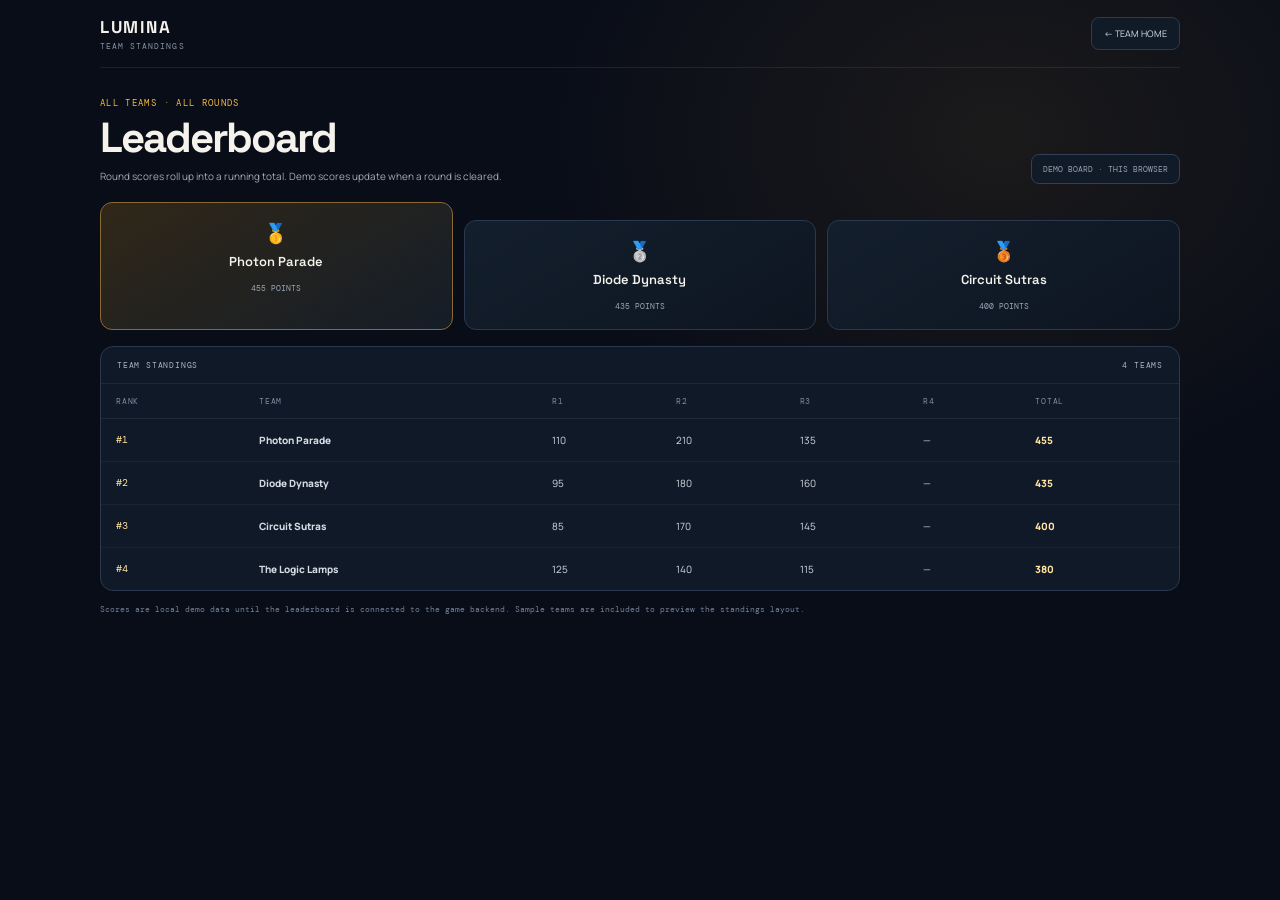
<file: lumina-leaderboard.html>
<!doctype html><html lang="en"><head><meta charset="utf-8"><meta name="viewport" content="width=device-width,initial-scale=1"><meta name="theme-color" content="#090d18"><title>LUMINA — Leaderboard</title><style>
@import url('https://fonts.googleapis.com/css2?family=DM+Mono:wght@400;500&family=Manrope:wght@400;500;600;700;800&family=Space+Grotesk:wght@500;600;700&display=swap');:root{--bg:#090d18;--line:#29384c;--ink:#f4f2eb;--gold:#f7b93e;--gold2:#ffe3a0;--mint:#71dfbd;--mono:'DM Mono',monospace;--body:'Manrope',sans-serif;--display:'Space Grotesk',sans-serif}*{box-sizing:border-box}body{margin:0;min-height:100vh;background:radial-gradient(ellipse at 78% 15%,#f7b93e13,transparent 33%),var(--bg);color:var(--ink);font-family:var(--body)}.wrap{width:min(1080px,calc(100% - 28px));margin:auto}.top{height:68px;display:flex;align-items:center;justify-content:space-between;border-bottom:1px solid #ffffff15}.brand{font:700 17px var(--display);letter-spacing:.1em}.brand small{display:block;color:#8794a7;font:8px var(--mono);letter-spacing:.13em;margin-top:3px}.back{border:1px solid #2c3b50;background:#111a27;border-radius:8px;color:#d7dee6;padding:9px 12px;text-decoration:none;font-size:9px}.main{padding:29px 0 50px}.kicker{font:9px var(--mono);color:var(--gold);letter-spacing:.15em}.head{display:flex;align-items:end;justify-content:space-between;gap:12px;margin-bottom:18px}.head h1{font:700 clamp(28px,4vw,42px)/1.06 var(--display);letter-spacing:-.05em;margin:7px 0}.head p{margin:0;color:#9fabb9;font-size:10px;line-height:1.6}.sync{font:8px var(--mono);color:#93a1b3;border:1px solid #304057;background:#111a27;border-radius:8px;padding:9px 11px;white-space:nowrap}.podium{display:grid;grid-template-columns:repeat(3,1fr);align-items:end;gap:11px;margin-bottom:16px}.podium-card{border:1px solid #2a394d;border-radius:12px;background:linear-gradient(150deg,#141f2d,#0d1521);text-align:center;padding:17px 10px 15px;min-height:102px}.podium-card.first{min-height:128px;border-color:#8a6934;background:linear-gradient(150deg,#302718,#151d28)}.medal{font-size:19px}.podium-card strong{display:block;font:600 13px var(--display);margin:7px 0 4px}.podium-card span{font:8px var(--mono);color:#9aa7b8}.board{border:1px solid #2a394d;border-radius:13px;background:#101927;overflow:hidden}.board-head{padding:13px 16px;display:flex;justify-content:space-between;align-items:center;border-bottom:1px solid #ffffff12;color:#aab5c3;font:8px var(--mono);letter-spacing:.1em}.tablewrap{overflow:auto}table{width:100%;min-width:610px;border-collapse:collapse;text-align:left}th{padding:12px 15px;color:#7e8ca0;font:8px var(--mono);font-weight:400;letter-spacing:.1em;border-bottom:1px solid #ffffff12}td{padding:14px 15px;border-bottom:1px solid #ffffff0b;color:#d4dbe2;font-size:10px}tbody tr:last-child td{border-bottom:0}.you{background:#f7b93e0a}.rank{font:10px var(--mono);color:var(--gold2)}.team{font-weight:800}.you-label{font:7px var(--mono);color:#f2d28f;border:1px solid #f7b93e50;padding:3px 6px;border-radius:99px;margin-left:7px}.total{font-weight:800;color:var(--gold2)}.empty{padding:26px;text-align:center;color:#8694a7;font-size:10px}.note{margin-top:12px;color:#738197;font:8px/1.6 var(--mono)}@media(max-width:620px){.podium{gap:6px}.podium-card{padding:12px 6px;min-height:95px}.podium-card.first{min-height:116px}.podium-card strong{font-size:10px}.podium-card span{font-size:7px}.head{align-items:flex-start;flex-direction:column}}
</style></head><body><header class="top wrap"><div class="brand">LUMINA<small>TEAM STANDINGS</small></div><a class="back" href="lumina-home.html#home">← TEAM HOME</a></header><main class="main wrap"><div class="head"><div><div class="kicker">ALL TEAMS · ALL ROUNDS</div><h1>Leaderboard</h1><p>Round scores roll up into a running total. Demo scores update when a round is cleared.</p></div><span class="sync">DEMO BOARD · THIS BROWSER</span></div><section id="podium" class="podium"></section><section class="board"><div class="board-head"><span>TEAM STANDINGS</span><span id="teamCount">0 TEAMS</span></div><div class="tablewrap"><table><thead><tr><th>RANK</th><th>TEAM</th><th>R1</th><th>R2</th><th>R3</th><th>R4</th><th>TOTAL</th></tr></thead><tbody id="rows"></tbody></table></div><div id="empty" class="empty" hidden>Register a demo team and clear rounds to record its score here.</div></section><p class="note">Scores are local demo data until the leaderboard is connected to the game backend. Sample teams are included to preview the standings layout.</p></main><script>
(()=>{const samples=[{teamName:'Photon Parade',rounds:{r1:110,r2:210,r3:135,r4:0}},{teamName:'Diode Dynasty',rounds:{r1:95,r2:180,r3:160,r4:0}},{teamName:'The Logic Lamps',rounds:{r1:125,r2:140,r3:115,r4:0}},{teamName:'Circuit Sutras',rounds:{r1:85,r2:170,r3:145,r4:0}}];const scores=JSON.parse(localStorage.getItem('lumina_demo_scores')||'{}');const registration=JSON.parse(localStorage.getItem('lumina_demo_registration')||'null');const teamKey=(registration&&registration.teamCode||'').trim().toLowerCase();let all=samples.slice();if(registration){const local=scores[teamKey]||{teamName:registration.teamName,rounds:{}};const found=all.find(x=>x.teamName.toLowerCase()===registration.teamName.toLowerCase());if(found){found.rounds=Object.assign({},found.rounds,local.rounds||{});found.you=true}else all.push(Object.assign({},local,{teamName:registration.teamName,you:true}))}all=all.map(t=>{t.rounds=t.rounds||{};t.total=(t.rounds.r1||0)+(t.rounds.r2||0)+(t.rounds.r3||0)+(t.rounds.r4||0);return t}).sort((a,b)=>b.total-a.total);const esc=s=>String(s).replace(/[&<>"']/g,c=>({'&':'&amp;','<':'&lt;','>':'&gt;','"':'&quot;',"'":'&#39;'}[c]));document.getElementById('teamCount').textContent=all.length+' TEAMS';document.getElementById('rows').innerHTML=all.map((t,i)=>'<tr class="'+(t.you?'you':'')+'"><td class="rank">#'+(i+1)+'</td><td class="team">'+esc(t.teamName)+(t.you?'<span class="you-label">YOUR TEAM</span>':'')+'</td><td>'+(t.rounds.r1||'—')+'</td><td>'+(t.rounds.r2||'—')+'</td><td>'+(t.rounds.r3||'—')+'</td><td>'+(t.rounds.r4||'—')+'</td><td class="total">'+t.total+'</td></tr>').join('');const medals=['🥇','🥈','🥉'];document.getElementById('podium').innerHTML=all.slice(0,3).map((t,i)=>'<article class="podium-card '+(i===0?'first':'')+'"><div class="medal">'+medals[i]+'</div><strong>'+esc(t.teamName)+'</strong><span>'+t.total+' POINTS</span></article>').join('');if(all.every(t=>t.total===0))document.getElementById('empty').hidden=false})();
</script></body></html>
</file>
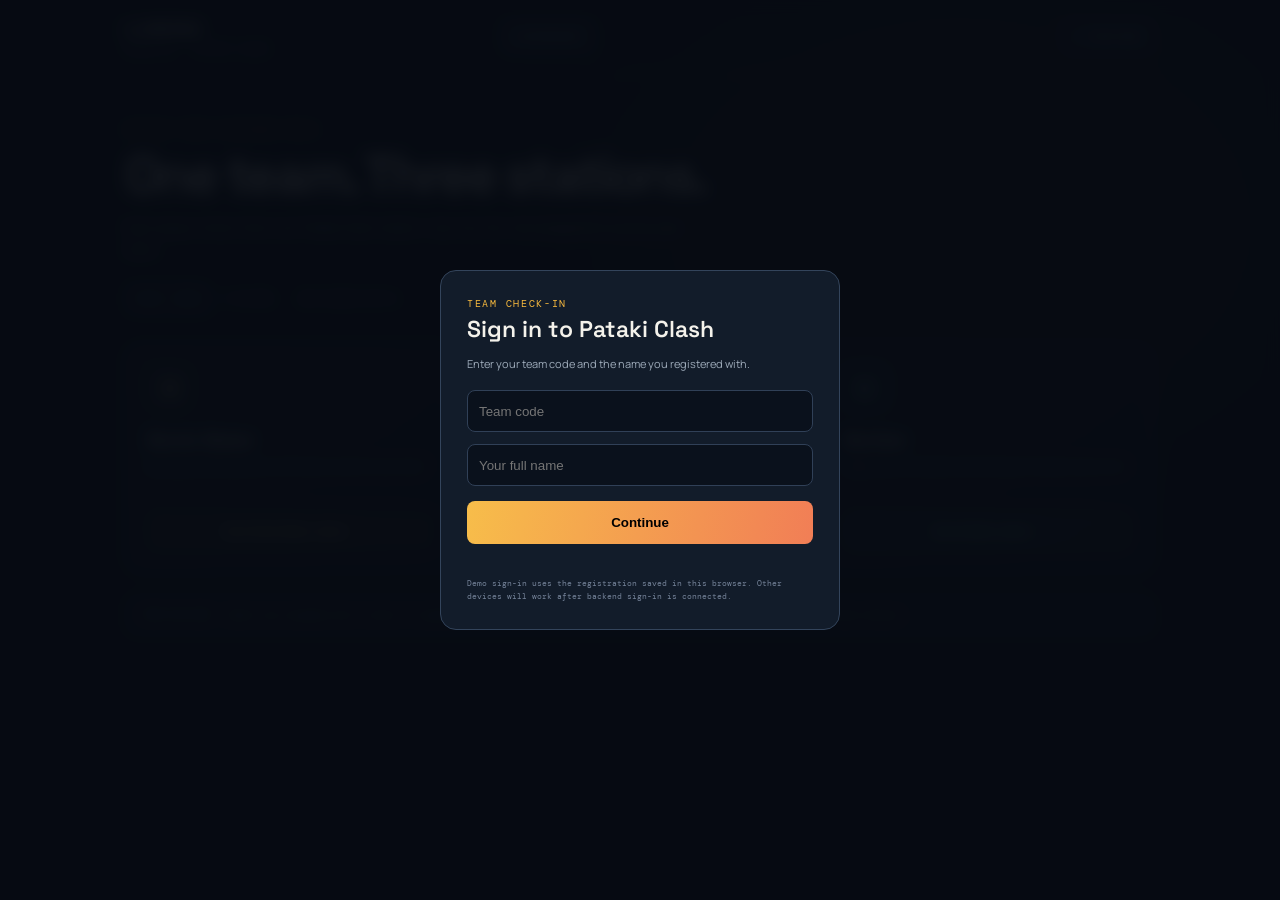
<file: lumina-pataki-builder.html>
<!doctype html><html lang="en"><head><meta charset="utf-8"><meta name="viewport" content="width=device-width,initial-scale=1"><title>LUMINA — Builder</title><link rel="stylesheet" href="lumina-pataki-role.css"></head><body data-role="builder"><script src="lumina-pataki-role.js"></script><script>(()=>{const modal=document.getElementById('endModal'),title=document.getElementById('endTitle');function save(){if(!title.textContent.includes('Structure complete!')&&!title.textContent.includes('Rival structure complete'))return;const reg=JSON.parse(localStorage.getItem('lumina_demo_registration')||'{}'),code=(reg.teamCode||'DEMO').trim().toLowerCase(),all=JSON.parse(localStorage.getItem('lumina_demo_scores')||'{}'),row=all[code]||{teamName:reg.teamName||'Demo team',rounds:{}};row.teamName=reg.teamName||row.teamName;row.rounds.r1=Math.max(row.rounds.r1||0,title.textContent.includes('Structure complete!')?150:50);all[code]=row;localStorage.setItem('lumina_demo_scores',JSON.stringify(all));localStorage.setItem('lumina_demo_last_result',JSON.stringify({round:1,won:title.textContent.includes('Structure complete!'),score:row.rounds.r1,teamName:row.teamName,at:new Date().toISOString()}))}new MutationObserver(save).observe(modal,{attributes:true,attributeFilter:['class']})})();</script></body></html>
</file>
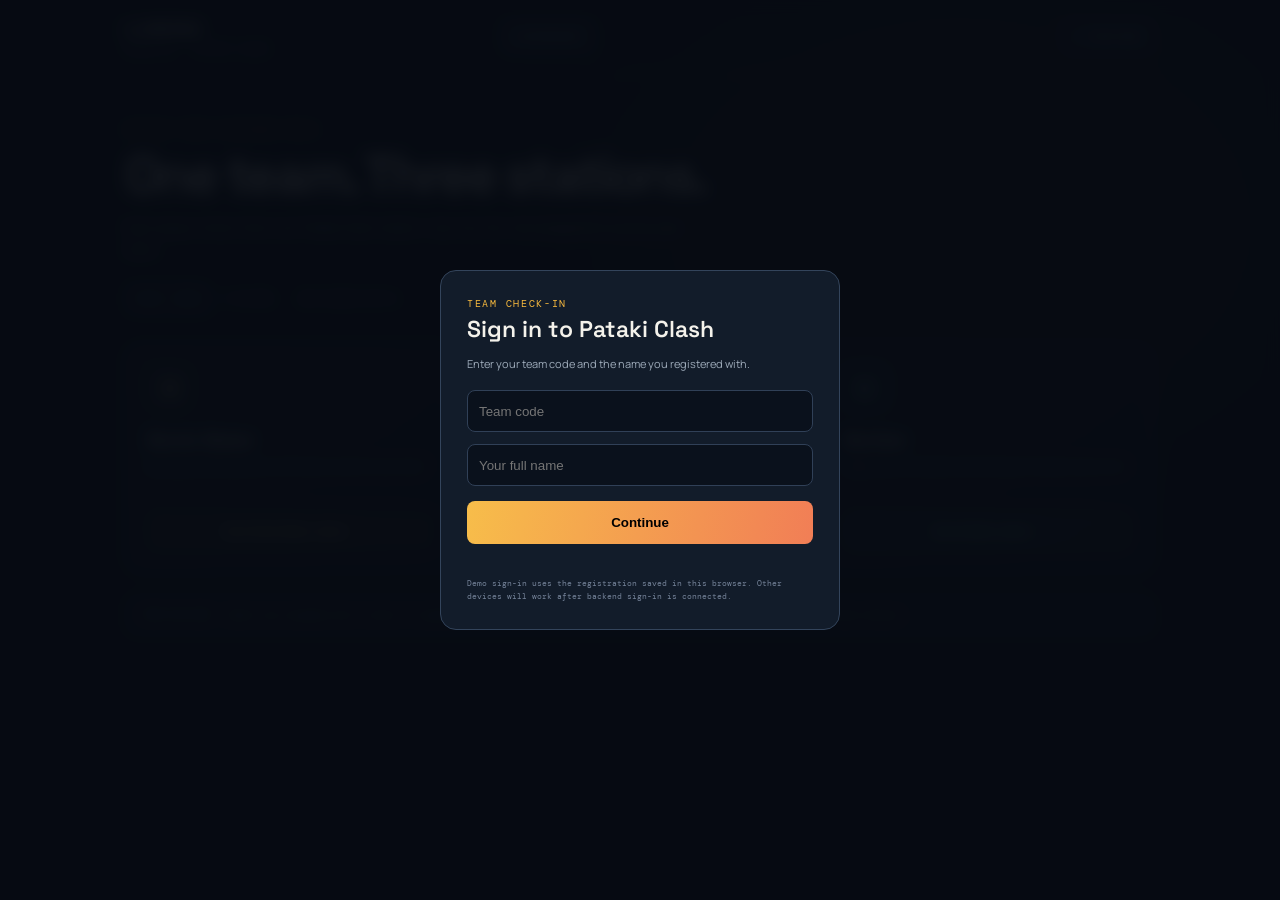
<file: lumina-pataki-clash.html>
<!doctype html><html lang="en"><head><meta charset="utf-8"><meta name="viewport" content="width=device-width,initial-scale=1"><title>LUMINA — Pataki Clash</title><style>
@import url('https://fonts.googleapis.com/css2?family=DM+Mono:wght@400;500&family=Manrope:wght@400;500;600;700;800&family=Space+Grotesk:wght@500;600;700&display=swap');:root{--bg:#090d18;--panel:#111b2a;--line:#29384c;--ink:#f4f2eb;--muted:#9aa7b9;--gold:#f7b93e;--gold2:#ffe3a0;--red:#fa654d;--mint:#71dfbd;--mono:'DM Mono',monospace;--body:'Manrope',sans-serif;--display:'Space Grotesk',sans-serif}*{box-sizing:border-box}body{margin:0;min-height:100vh;background:radial-gradient(ellipse at 75% 25%,#f7b93e13,transparent 34%),#090d18;color:var(--ink);font-family:var(--body)}.wrap{width:min(1030px,calc(100% - 34px));margin:auto}.top{height:73px;border-bottom:1px solid #ffffff15;display:flex;align-items:center;justify-content:space-between}.brand{font:700 18px var(--display);letter-spacing:.1em}.brand small{display:block;font:9px var(--mono);color:#8592a5;letter-spacing:.14em;margin-top:3px}.home{border:1px solid #304057;background:#121c2a;color:#d5dce5;padding:9px 12px;border-radius:8px;text-decoration:none;font-size:10px}.content{padding:50px 0}.kicker{font:10px var(--mono);letter-spacing:.17em;color:var(--gold)}h1{font:700 clamp(32px,5vw,53px)/1.05 var(--display);letter-spacing:-.055em;margin:11px 0}.intro{font-size:13px;line-height:1.7;color:#aab5c3;max-width:590px}.matchline{display:flex;gap:10px;align-items:center;margin:24px 0 30px;color:#95a2b3;font:9px var(--mono);letter-spacing:.09em}.pill{border:1px solid #2d3c50;border-radius:7px;padding:8px 10px;background:#111a27}.rolegrid{display:grid;grid-template-columns:repeat(3,1fr);gap:15px}.role{border:1px solid #2a394d;border-radius:15px;background:linear-gradient(145deg,#131e2d,#0d1521);padding:22px;min-height:230px;display:flex;flex-direction:column;align-items:flex-start;transition:.2s}.role:hover{transform:translateY(-3px);border-color:#99733b;box-shadow:0 18px 44px #0004}.icon{height:43px;width:43px;border:1px solid #f7b93e40;border-radius:12px;background:#f7b93e10;display:grid;place-items:center;color:var(--gold2);font-size:20px}.role:nth-child(2) .icon{border-color:#fa654d45;background:#fa654d12;color:#ff9c88}.role:nth-child(3) .icon{border-color:#71dfbd45;background:#71dfbd12;color:#9be8cf}.role h2{font:600 18px var(--display);margin:18px 0 7px}.role p{color:#9eabba;font-size:10px;line-height:1.65;margin:0 0 20px;flex:1}.role button{width:100%;height:39px;border:1px solid #68512b;background:#f7b93e12;color:var(--gold2);border-radius:8px;font-size:10px;font-weight:800}.role:nth-child(2) button{border-color:#75443b;background:#fa654d12;color:#ffad9c}.role:nth-child(3) button{border-color:#365b54;background:#71dfbd10;color:#a8ecd7}.note{margin-top:20px;padding:13px 15px;border:1px solid #263449;border-radius:10px;background:#0e1622;color:#8391a4;font:9px/1.6 var(--mono)}.gate{position:fixed;inset:0;background:#070b13eF;backdrop-filter:blur(8px);display:none;place-items:center;padding:20px;z-index:4}.gate.show{display:grid}.gatebox{width:min(400px,100%);padding:26px;border:1px solid #33445b;background:#121c2a;border-radius:16px}.gatebox h2{font:600 23px var(--display);margin:4px 0 8px}.gatebox p{color:#9eabba;font-size:11px;line-height:1.6}.gatebox input{width:100%;height:42px;margin:6px 0;border:1px solid #304057;border-radius:8px;background:#0a111c;padding:0 11px;color:white}.gatebox button{width:100%;height:43px;margin-top:9px;border:0;border-radius:8px;background:linear-gradient(100deg,#f7bd4a,#f17e56);font-weight:800}.error{color:#ff9c88;font-size:10px;min-height:16px;margin-top:7px}.small{font:8px/1.6 var(--mono);color:#76849a;margin-top:10px}@media(max-width:700px){.content{padding:35px 0}.rolegrid{grid-template-columns:1fr}.role{min-height:190px}.role h2{margin-top:13px}.matchline{flex-wrap:wrap}}
</style></head><body><header class="top wrap"><div class="brand">LUMINA<small>ROUND 01 · PATAKI CLASH</small></div><a class="home" href="lumina-leaderboard.html">LEADERBOARD</a> &nbsp; <a class="home" href="lumina-home.html#home">← TEAM HOME</a></header><main class="content wrap"><div class="kicker">CHOOSE YOUR ASSIGNED ROLE</div><h1>One team. Three stations.</h1><p class="intro">Each player enters their own Pataki Clash station. Use only the role assigned to you by your team.</p><div class="matchline"><span class="pill" id="teamLabel">TEAM · DEMO</span><span>3 PLAYERS</span><span>·</span><span>ONE SHARED BATTLE</span></div><section class="rolegrid"><article class="role"><span class="icon">⌘</span><h2>Bomb Maker</h2><p>Solve quick ECE puzzles to craft ammo crates for your team.</p><button data-role="crafter">Enter Bomb Maker station →</button></article><article class="role"><span class="icon">➤</span><h2>Thrower</h2><p>Use the team’s ammo to launch rockets at the opposing structure.</p><button data-role="thrower">Enter Thrower station →</button></article><article class="role"><span class="icon">⛨</span><h2>Builder</h2><p>Repair your own team’s wall and keep its integrity above zero.</p><button data-role="builder">Enter Builder station →</button></article></section><div class="note">FRONT-END DEMO · Select your assigned role to enter its separate page. A backend will later enforce role access and sync the shared match across devices.</div></main><div class="gate" id="gate"><div class="gatebox"><div class="kicker">TEAM CHECK-IN</div><h2>Sign in to Pataki Clash</h2><p>Enter your team code and the name you registered with.</p><form id="login"><input id="code" placeholder="Team code" required><input id="name" placeholder="Your full name" required><button>Continue</button><div class="error" id="error"></div><div class="small">Demo sign-in uses the registration saved in this browser. Other devices will work after backend sign-in is connected.</div></form></div></div><script>
const reg=JSON.parse(localStorage.getItem('lumina_demo_registration')||'null');let session=JSON.parse(localStorage.getItem('lumina_demo_session')||'null');const norm=x=>(x||'').trim().toLowerCase();const members=reg?[1,2,3].map(i=>({name:reg[`member${i}Name`],branch:reg[`member${i}Branch`],year:reg[`member${i}Year`]})).filter(x=>x.name):[];function valid(s){return Boolean(reg&&s&&norm(reg.teamCode)===norm(s.teamCode)&&members.some(m=>norm(m.name)===norm(s.playerName)))}if(!valid(session)){session=null;document.getElementById('gate').classList.add('show')}else document.getElementById('teamLabel').textContent='TEAM · '+reg.teamName;document.getElementById('login').addEventListener('submit',e=>{e.preventDefault();const m=members.find(m=>norm(m.name)===norm(document.getElementById('name').value));if(!reg||norm(reg.teamCode)!==norm(document.getElementById('code').value)||!m){document.getElementById('error').textContent='Team code and member name do not match this browser’s registration.';return}session={teamName:reg.teamName,teamCode:reg.teamCode,playerName:m.name,signedInAt:new Date().toISOString()};localStorage.setItem('lumina_demo_session',JSON.stringify(session));document.getElementById('teamLabel').textContent='TEAM · '+reg.teamName;document.getElementById('gate').classList.remove('show')});document.querySelectorAll('[data-role]').forEach(b=>b.addEventListener('click',()=>{if(!valid(session)){document.getElementById('gate').classList.add('show');return}session.role=b.dataset.role;localStorage.setItem('lumina_demo_session',JSON.stringify(session));location.href=`lumina-pataki-${b.dataset.role}.html`}));
</script></body></html>
</file>
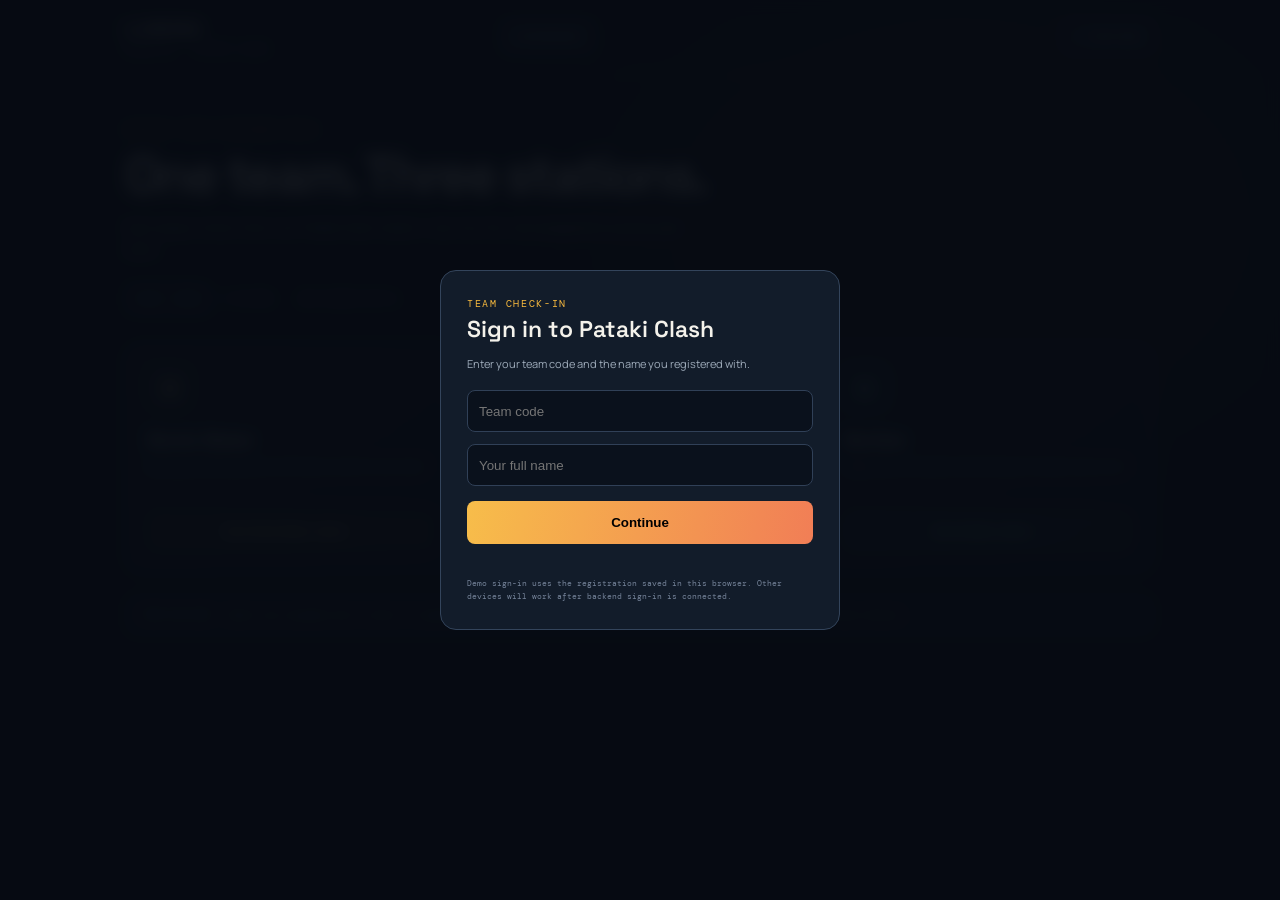
<file: lumina-pataki-crafter.html>
<!doctype html><html lang="en"><head><meta charset="utf-8"><meta name="viewport" content="width=device-width,initial-scale=1"><title>LUMINA — Bomb Maker</title><link rel="stylesheet" href="lumina-pataki-role.css"></head><body data-role="crafter"><script src="lumina-pataki-role.js"></script><script>(()=>{const modal=document.getElementById('endModal'),title=document.getElementById('endTitle');function save(){if(!title.textContent.includes('Structure complete!')&&!title.textContent.includes('Rival structure complete'))return;const reg=JSON.parse(localStorage.getItem('lumina_demo_registration')||'{}'),code=(reg.teamCode||'DEMO').trim().toLowerCase(),all=JSON.parse(localStorage.getItem('lumina_demo_scores')||'{}'),row=all[code]||{teamName:reg.teamName||'Demo team',rounds:{}};row.teamName=reg.teamName||row.teamName;row.rounds.r1=Math.max(row.rounds.r1||0,title.textContent.includes('Structure complete!')?150:50);all[code]=row;localStorage.setItem('lumina_demo_scores',JSON.stringify(all));localStorage.setItem('lumina_demo_last_result',JSON.stringify({round:1,won:title.textContent.includes('Structure complete!'),score:row.rounds.r1,teamName:row.teamName,at:new Date().toISOString()}))}new MutationObserver(save).observe(modal,{attributes:true,attributeFilter:['class']})})();</script></body></html>
</file>
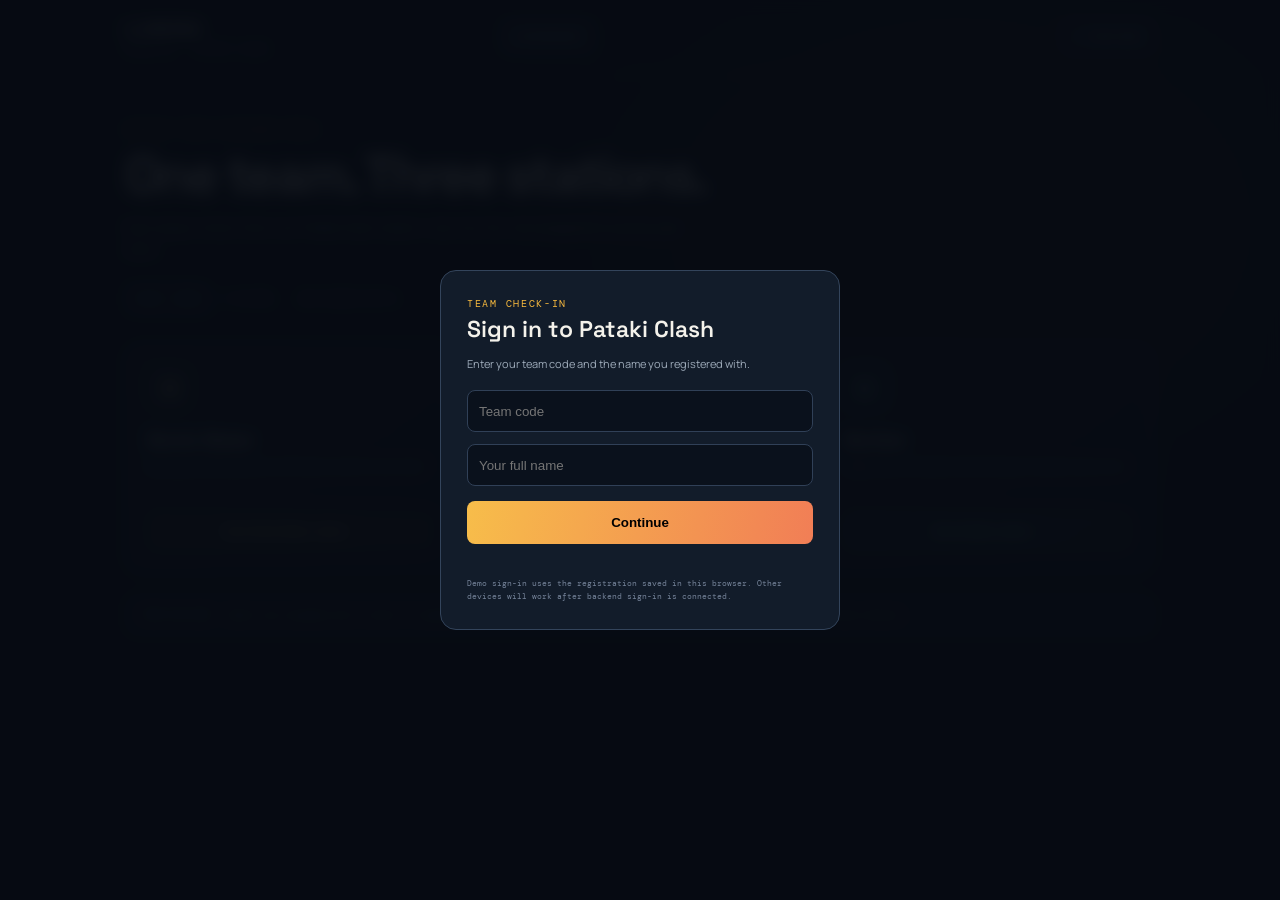
<file: lumina-pataki-thrower.html>
<!doctype html><html lang="en"><head><meta charset="utf-8"><meta name="viewport" content="width=device-width,initial-scale=1"><title>LUMINA — Thrower</title><link rel="stylesheet" href="lumina-pataki-role.css"></head><body data-role="thrower"><script src="lumina-pataki-role.js"></script><script>(()=>{const modal=document.getElementById('endModal'),title=document.getElementById('endTitle');function save(){if(!title.textContent.includes('Structure complete!')&&!title.textContent.includes('Rival structure complete'))return;const reg=JSON.parse(localStorage.getItem('lumina_demo_registration')||'{}'),code=(reg.teamCode||'DEMO').trim().toLowerCase(),all=JSON.parse(localStorage.getItem('lumina_demo_scores')||'{}'),row=all[code]||{teamName:reg.teamName||'Demo team',rounds:{}};row.teamName=reg.teamName||row.teamName;row.rounds.r1=Math.max(row.rounds.r1||0,title.textContent.includes('Structure complete!')?150:50);all[code]=row;localStorage.setItem('lumina_demo_scores',JSON.stringify(all));localStorage.setItem('lumina_demo_last_result',JSON.stringify({round:1,won:title.textContent.includes('Structure complete!'),score:row.rounds.r1,teamName:row.teamName,at:new Date().toISOString()}))}new MutationObserver(save).observe(modal,{attributes:true,attributeFilter:['class']})})();</script></body></html>
</file>
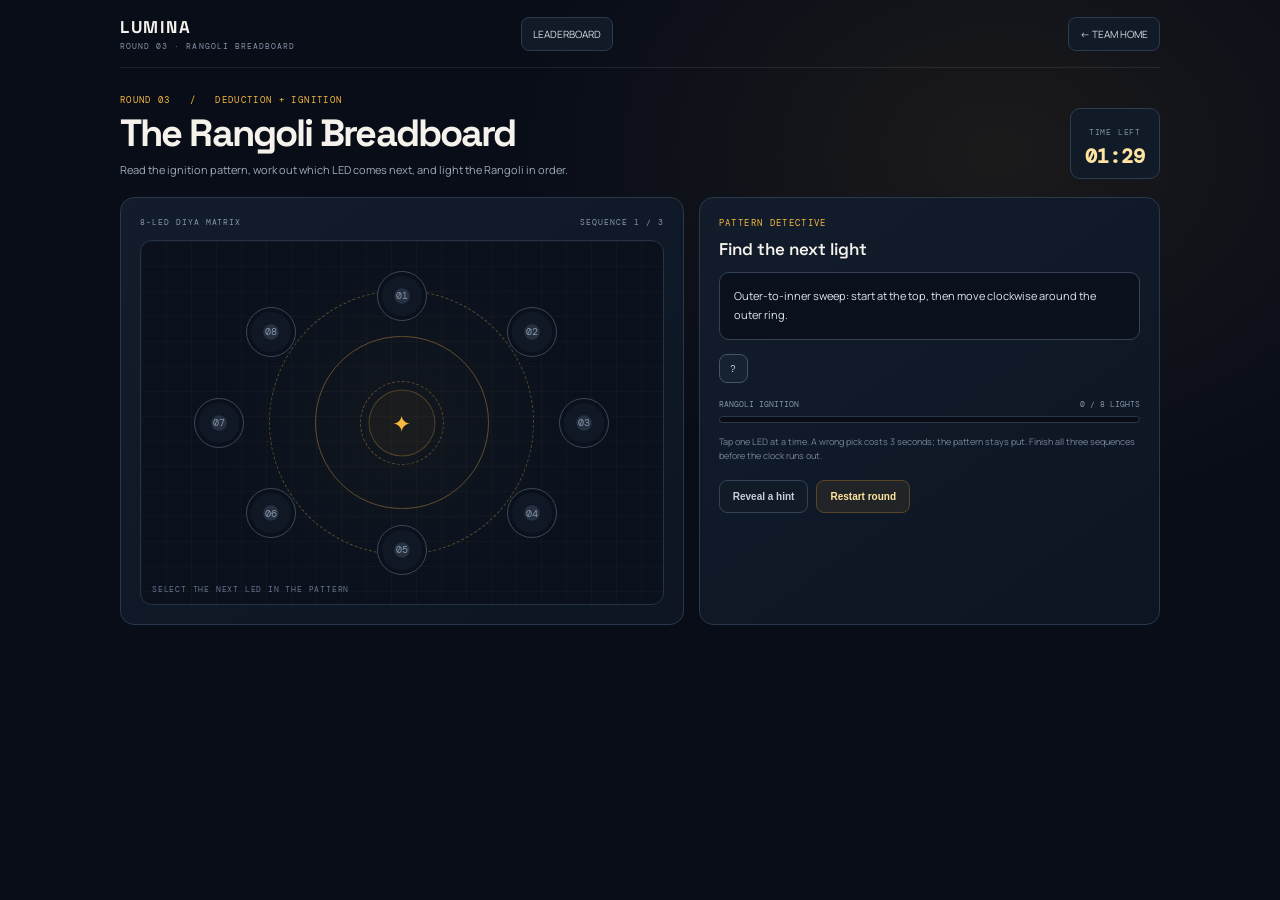
<file: lumina-rangoli.html>
<!doctype html><html lang="en"><head><meta charset="utf-8"><meta name="viewport" content="width=device-width,initial-scale=1"><meta name="theme-color" content="#090d18"><title>LUMINA — Rangoli Breadboard</title><style>
@import url('https://fonts.googleapis.com/css2?family=DM+Mono:wght@400;500&family=Manrope:wght@400;500;600;700;800&family=Space+Grotesk:wght@500;600;700&display=swap');:root{--bg:#090d18;--panel:#111b2a;--line:#29384c;--ink:#f4f2eb;--muted:#9aa7b9;--gold:#f7b93e;--gold2:#ffe3a0;--red:#fa654d;--mint:#71dfbd;--mono:'DM Mono',monospace;--body:'Manrope',sans-serif;--display:'Space Grotesk',sans-serif}*{box-sizing:border-box}body{margin:0;min-height:100vh;background:radial-gradient(ellipse at 78% 17%,#f7b93e13,transparent 34%),var(--bg);color:var(--ink);font-family:var(--body)}.wrap{width:min(1040px,calc(100% - 30px));margin:auto}.top{height:68px;border-bottom:1px solid #ffffff14;display:flex;align-items:center;justify-content:space-between}.brand{font:700 17px var(--display);letter-spacing:.1em}.brand small{display:block;color:#8592a5;font:8px var(--mono);letter-spacing:.13em;margin-top:3px}.back{border:1px solid #2b3a4f;background:#111a27;color:#d5dce4;border-radius:8px;padding:9px 11px;text-decoration:none;font-size:10px}.main{padding:26px 0 48px}.heading{display:flex;justify-content:space-between;gap:12px;align-items:end;margin-bottom:18px}.kicker{font:9px var(--mono);color:var(--gold);letter-spacing:.15em}.heading h1{font:700 clamp(27px,4vw,38px)/1.08 var(--display);letter-spacing:-.05em;margin:7px 0}.heading p{max-width:550px;color:#9eabba;font-size:11px;line-height:1.65;margin:0}.timer{text-align:center;border:1px solid #2d3c50;background:#111a27;border-radius:10px;padding:9px 13px;min-width:90px}.timer small{font:8px var(--mono);color:#8290a4;letter-spacing:.1em}.timer b{display:block;color:var(--gold2);font:600 20px var(--mono);margin-top:3px}.layout{display:grid;grid-template-columns:1.1fr .9fr;gap:15px}.board,.control{border:1px solid #29384c;border-radius:14px;background:linear-gradient(145deg,#121c2b,#0d1522);padding:19px}.board-top{display:flex;align-items:center;justify-content:space-between;color:#8997a9;font:8px var(--mono);letter-spacing:.12em}.rangoli{height:365px;margin-top:13px;position:relative;display:grid;place-items:center;border:1px solid #253349;border-radius:12px;background:radial-gradient(circle at 50% 50%,#f7b93e08,transparent 59%),linear-gradient(#f7b93e08 1px,transparent 1px),linear-gradient(90deg,#f7b93e08 1px,transparent 1px),#0a111d;background-size:auto,25px 25px,25px 25px,auto;overflow:hidden}.mandala{position:absolute;width:min(75%,265px);aspect-ratio:1;border:1px dashed #6e5830;border-radius:50%;opacity:.8}.mandala:before,.mandala:after{content:"";position:absolute;inset:17%;border:1px solid #765d32;border-radius:50%}.mandala:after{inset:34%;border-style:dashed}.led{position:absolute;z-index:2;width:50px;height:50px;border:1px solid #3c4857;border-radius:50%;background:radial-gradient(circle,#253040 0 21%,#101826 24% 57%,#0b111c 61%);color:#8996a8;font:10px var(--mono);box-shadow:inset 0 0 0 3px #0b111c;transition:.25s;transform:translate(-50%,-50%)}.led:hover{border-color:var(--gold);color:var(--gold2)}.led.lit{background:radial-gradient(circle,#fff5cf 0 12%,#ffe085 17%,#f7b93e 33%,#f7b93e50 56%,#0b111c 70%);border-color:#ffe29a;color:#fff6d7;box-shadow:0 0 23px #f7b93e90,inset 0 0 0 3px #0b111c}.led.error{animation:shake .3s;border-color:var(--red)}@keyframes shake{25%{transform:translate(-55%,-50%)}75%{transform:translate(-45%,-50%)}}.l1{left:50%;top:15%}.l2{left:75%;top:25%}.l3{left:85%;top:50%}.l4{left:75%;top:75%}.l5{left:50%;top:85%}.l6{left:25%;top:75%}.l7{left:15%;top:50%}.l8{left:25%;top:25%}.diya{position:absolute;left:50%;top:50%;transform:translate(-50%,-50%);height:67px;width:67px;border:1px solid #f7b93e40;border-radius:50%;display:grid;place-items:center;background:#f7b93e0a;color:var(--gold);font-size:23px}.pad-label{position:absolute;left:11px;bottom:10px;color:#65748a;font:8px var(--mono);letter-spacing:.1em}.control h2{font:600 17px var(--display);margin:9px 0}.clue{border:1px solid #354154;border-radius:10px;background:#0a111d;padding:14px;color:#e0e4e9;font-size:11px;line-height:1.7;margin:12px 0}.sequence{display:flex;gap:7px;align-items:center;flex-wrap:wrap;margin:14px 0}.seq-dot{height:29px;width:29px;display:grid;place-items:center;border:1px solid #46546a;border-radius:8px;color:#c9d1dc;font:10px var(--mono);background:#162131}.seq-dot.done{border-color:#87652e;color:var(--gold2);background:#f7b93e12}.seq-arrow{color:#6e7d91}.progress-line{display:flex;justify-content:space-between;color:#8593a7;font:8px var(--mono);margin:16px 0 7px}.bar{height:7px;border:1px solid #2b384b;border-radius:99px;background:#080d15;overflow:hidden}.bar i{display:block;height:100%;width:0;background:linear-gradient(90deg,#df9e32,#ffe3a0);transition:width .25s}.hint{color:#78869a;font-size:9px;line-height:1.6;margin-top:12px}.actions{display:flex;gap:8px;margin-top:17px}.btn{border:1px solid #584726;background:#f7b93e13;color:var(--gold2);border-radius:8px;padding:10px 13px;font-size:10px;font-weight:800}.btn.secondary{background:#111a27;border-color:#344257;color:#c6ced8}.result{min-height:32px;margin-top:11px;font-size:10px;color:var(--mint);line-height:1.55}.toast{position:fixed;bottom:16px;left:50%;transform:translate(-50%,8px);opacity:0;background:#132031;border:1px solid #33445a;border-radius:8px;padding:10px 14px;font-size:10px;transition:.2s}.toast.show{opacity:1;transform:translate(-50%,0)}.modal{position:fixed;inset:0;background:#060a12e8;display:none;place-items:center;padding:20px;z-index:3}.modal.show{display:grid}.modalbox{width:min(390px,100%);border:1px solid #3a4a5e;border-radius:15px;background:#121c2a;padding:26px;text-align:center}.modalbox h2{font:600 23px var(--display)}.modalbox p{font-size:11px;line-height:1.7;color:#a4afbd}.modalbox button{border:0;border-radius:8px;padding:11px 15px;background:linear-gradient(100deg,#f7bd4a,#f17e56);font-weight:900}@media(max-width:760px){.layout{grid-template-columns:1fr}.rangoli{height:330px}.heading{align-items:flex-start}}@media(max-width:460px){.wrap{width:calc(100% - 22px)}.board,.control{padding:14px}.rangoli{height:305px}.led{height:43px;width:43px;font-size:9px}.heading h1{font-size:28px}.heading p{max-width:245px}.timer{min-width:76px;padding:7px}.timer b{font-size:17px}}
</style></head><body><header class="top wrap"><div class="brand">LUMINA<small>ROUND 03 · RANGOLI BREADBOARD</small></div><a class="back" href="lumina-leaderboard.html">LEADERBOARD</a> &nbsp; <a class="back" href="lumina-home.html#home">← TEAM HOME</a></header><main class="main wrap"><div class="heading"><div><div class="kicker">ROUND 03 &nbsp; / &nbsp; DEDUCTION + IGNITION</div><h1>The Rangoli Breadboard</h1><p>Read the ignition pattern, work out which LED comes next, and light the Rangoli in order.</p></div><div class="timer"><small>TIME LEFT</small><b id="clock">01:30</b></div></div><div class="layout"><section class="board"><div class="board-top"><span>8-LED DIYA MATRIX</span><span id="stage">SEQUENCE 1 / 3</span></div><div class="rangoli" id="rangoli"><div class="mandala"></div><div class="diya">✦</div><button class="led l1" data-led="1" aria-label="LED 1">01</button><button class="led l2" data-led="2" aria-label="LED 2">02</button><button class="led l3" data-led="3" aria-label="LED 3">03</button><button class="led l4" data-led="4" aria-label="LED 4">04</button><button class="led l5" data-led="5" aria-label="LED 5">05</button><button class="led l6" data-led="6" aria-label="LED 6">06</button><button class="led l7" data-led="7" aria-label="LED 7">07</button><button class="led l8" data-led="8" aria-label="LED 8">08</button><span class="pad-label">SELECT THE NEXT LED IN THE PATTERN</span></div></section><section class="control"><div class="kicker">PATTERN DETECTIVE</div><h2>Find the next light</h2><div class="clue" id="clue"></div><div class="sequence" id="sequence"></div><div class="progress-line"><span>RANGOLI IGNITION</span><span id="progressText">0 / 8 LIGHTS</span></div><div class="bar"><i id="progress"></i></div><p class="hint">Tap one LED at a time. A wrong pick costs 3 seconds; the pattern stays put. Finish all three sequences before the clock runs out.</p><div class="actions"><button id="hintBtn" class="btn secondary">Reveal a hint</button><button id="restartBtn" class="btn">Restart round</button></div><div class="result" id="result" role="status" aria-live="polite"></div></section></div></main><div id="endModal" class="modal"><div class="modalbox"><div class="kicker" id="endKicker">ROUND COMPLETE</div><h2 id="endTitle">Rangoli lit!</h2><p id="endText"></p><button onclick="location.href='lumina-home.html#home'">Back to team home</button><button onclick="location.href='lumina-leaderboard.html'">View leaderboard</button></div></div><div id="toast" class="toast"></div><script>
(()=>{const rounds=[{clue:'Outer-to-inner sweep: start at the top, then move clockwise around the outer ring.',seq:[1,2,3,4,5,6,7,8],hint:'Walk clockwise around the outer circle, starting at 12 o’clock.'},{clue:'Diya rays alternate across the center: light a pad, then its opposite pad.',seq:[1,5,2,6,3,7,4,8],hint:'The opposite pairs are 1↔5, 2↔6, 3↔7, 4↔8.'},{clue:'The rangoli mirrors itself: top, bottom, upper-right, lower-left, then continue around.',seq:[1,5,2,6,3,7,4,8],hint:'After 1,5,2,6, the next is 3. Keep taking the opposite pad.'}];let r=0,index=0,seconds=90,active=true,timer;const $=id=>document.getElementById(id);function render(){const round=rounds[r];$('stage').textContent=`SEQUENCE ${r+1} / ${rounds.length}`;$('clue').textContent=round.clue;$('sequence').innerHTML=round.seq.slice(0,index).map(n=>`<span class="seq-dot done">${String(n).padStart(2,'0')}</span>`).join('<span class="seq-arrow">›</span>')+(index<round.seq.length?`${index?'<span class="seq-arrow">›</span>':''}<span class="seq-dot">?</span>`:'<span class="seq-dot done">✓</span>');$('progressText').textContent=`${index} / 8 LIGHTS`;$('progress').style.width=`${index/8*100}%`;document.querySelectorAll('.led').forEach(b=>{b.classList.toggle('lit',round.seq.slice(0,index).includes(Number(b.dataset.led)));b.disabled=!active});$('result').textContent='';}function complete(won){active=false;clearInterval(timer);document.querySelectorAll('.led').forEach(b=>b.disabled=true);$('endKicker').textContent=won?'CHALLENGE CLEARED':'TIME UP';$('endTitle').textContent=won?'Rangoli illuminated!':'The pattern went dark';$('endText').textContent=won?'You read all three ignition patterns and lit the full Rangoli.':'You illuminated '+r+' complete sequence'+(r===1?'':'s')+'. Give it another try and follow the clues.';$('endModal').classList.add('show');}function start(){r=0;index=0;seconds=90;active=true;$('clock').textContent='01:30';$('endModal').classList.remove('show');render();clearInterval(timer);timer=setInterval(()=>{if(!active)return;seconds--; $('clock').textContent=`${String(Math.floor(seconds/60)).padStart(2,'0')}:${String(seconds%60).padStart(2,'0')}`;if(seconds<=0)complete(false)},1000)}document.querySelectorAll('.led').forEach(button=>button.addEventListener('click',()=>{if(!active)return;const wanted=rounds[r].seq[index];if(Number(button.dataset.led)===wanted){button.classList.add('lit');index++;if(index===8){if(r===rounds.length-1){complete(true);return}r++;index=0;$('result').textContent='Pattern solved! Next Rangoli clue is ready.';setTimeout(render,650)}else render()}else{seconds=Math.max(0,seconds-3);$('clock').textContent=`${String(Math.floor(seconds/60)).padStart(2,'0')}:${String(seconds%60).padStart(2,'0')}`;button.classList.add('error');setTimeout(()=>button.classList.remove('error'),350);$('result').textContent='That LED is not next. Recheck the pattern clue (−3 seconds).';if(seconds===0)complete(false)}}));$('hintBtn').addEventListener('click',()=>{$('result').textContent=rounds[r].hint+' (−5 seconds)';seconds=Math.max(0,seconds-5);$('clock').textContent=`${String(Math.floor(seconds/60)).padStart(2,'0')}:${String(seconds%60).padStart(2,'0')}`;if(seconds===0)complete(false)});$('restartBtn').addEventListener('click',start);start()})();
</script><script>(()=>{const modal=document.getElementById('endModal'),title=document.getElementById('endTitle');function save(){if(!title.textContent.toLowerCase().includes('rangoli illuminated'))return;const reg=JSON.parse(localStorage.getItem('lumina_demo_registration')||'{}'),code=(reg.teamCode||'DEMO').trim().toLowerCase(),all=JSON.parse(localStorage.getItem('lumina_demo_scores')||'{}'),row=all[code]||{teamName:reg.teamName||'Demo team',rounds:{}};row.teamName=reg.teamName||row.teamName;row.rounds.r3=Math.max(row.rounds.r3||0,220);all[code]=row;localStorage.setItem('lumina_demo_scores',JSON.stringify(all));localStorage.setItem('lumina_demo_last_result',JSON.stringify({round:3,won:true,score:220,teamName:row.teamName,at:new Date().toISOString()}))}new MutationObserver(save).observe(modal,{attributes:true,attributeFilter:['class']})})();</script></body></html>
</file>
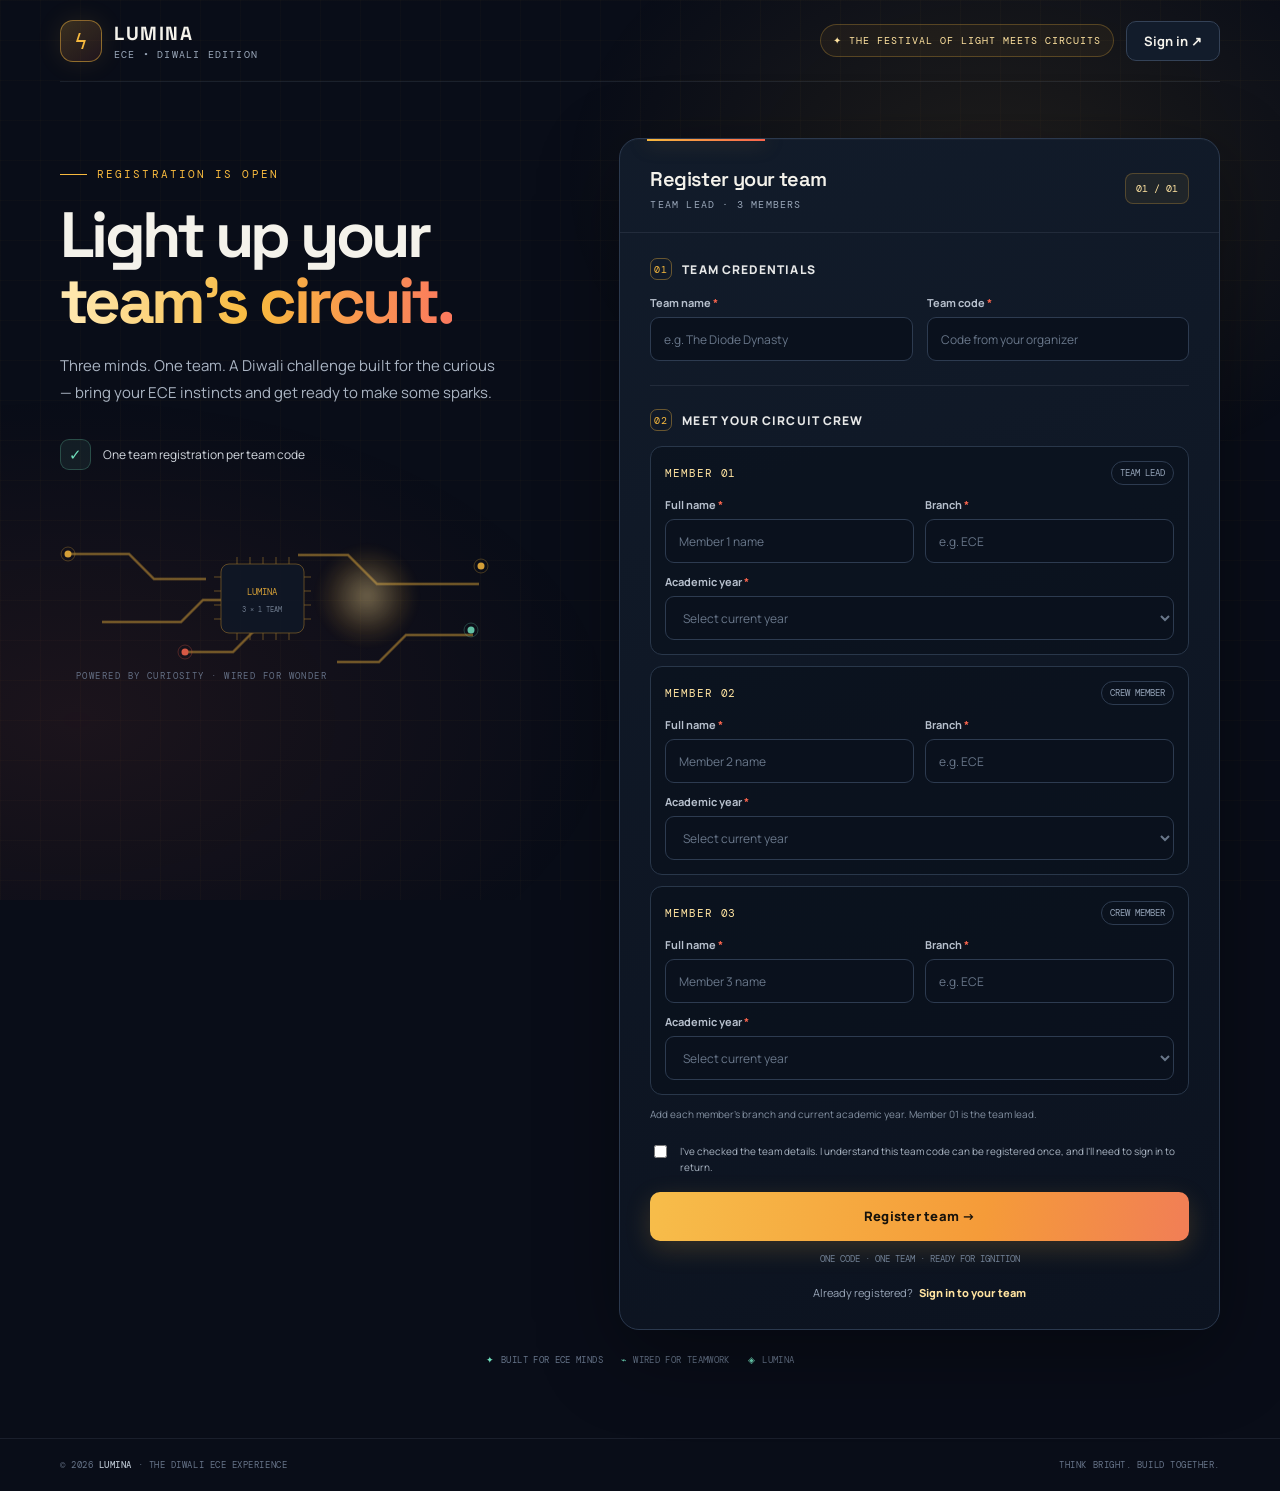
<file: lumina-registration.html>
<!doctype html>
<html lang="en">
<head>
  <meta charset="utf-8">
  <meta name="viewport" content="width=device-width, initial-scale=1">
  <meta name="theme-color" content="#090d18">
  <title>LUMINA — Team Registration</title>
  <style>
    @import url('https://fonts.googleapis.com/css2?family=DM+Mono:wght@400;500&family=Manrope:wght@400;500;600;700;800&family=Space+Grotesk:wght@500;600;700&display=swap');
    :root{--bg:#090d18;--panel:#101827;--panel2:#0c1320;--line:#253247;--ink:#f4f2eb;--muted:#9aa7b9;--gold:#f7b93e;--gold2:#ffe3a0;--red:#fa654d;--mint:#71dfbd;--mono:'DM Mono',monospace;--body:'Manrope',sans-serif;--display:'Space Grotesk',sans-serif}
    *{box-sizing:border-box}html{scroll-behavior:smooth}body{margin:0;background:var(--bg);color:var(--ink);font-family:var(--body);min-height:100vh;overflow-x:hidden}
    body:before{content:"";position:fixed;inset:0;pointer-events:none;z-index:-1;background:radial-gradient(ellipse at 78% 20%,rgba(247,185,62,.095),transparent 31%),radial-gradient(ellipse at 6% 80%,rgba(250,101,77,.08),transparent 32%),linear-gradient(rgba(247,185,62,.025) 1px,transparent 1px),linear-gradient(90deg,rgba(247,185,62,.025) 1px,transparent 1px);background-size:auto,auto,40px 40px,40px 40px}
    button,input,select{font:inherit}button{cursor:pointer}.wrap{width:min(1160px,calc(100% - 44px));margin:auto}.topbar{height:82px;border-bottom:1px solid rgba(154,167,185,.13);display:flex;align-items:center;justify-content:space-between}.brand{display:flex;align-items:center;gap:12px;text-decoration:none;color:inherit}.brand-mark{width:42px;height:42px;display:grid;place-items:center;border:1px solid rgba(247,185,62,.48);border-radius:13px;background:linear-gradient(145deg,rgba(247,185,62,.2),rgba(250,101,77,.1));color:var(--gold);font-size:21px;box-shadow:0 0 26px rgba(247,185,62,.11)}.brand-name{font:700 19px var(--display);letter-spacing:.08em}.brand-sub{display:block;color:var(--muted);font:10px var(--mono);letter-spacing:.12em;margin-top:2px}.nav-right{display:flex;align-items:center;gap:12px}.edition{font:10px var(--mono);letter-spacing:.1em;text-transform:uppercase;color:var(--gold2);padding:9px 12px;border:1px solid rgba(247,185,62,.26);border-radius:999px;background:rgba(247,185,62,.055)}.signin-top{border:1px solid #344257;background:#121c2b;color:var(--ink);padding:10px 17px;border-radius:10px;font-size:13px;font-weight:700;transition:.2s}.signin-top:hover{border-color:var(--gold);color:var(--gold2)}
    main{padding:56px 0 72px}.hero-grid{display:grid;grid-template-columns:.91fr 1.09fr;gap:58px;align-items:start}.intro{padding-top:29px;position:sticky;top:28px}.eyebrow{font:11px var(--mono);letter-spacing:.19em;color:var(--gold);text-transform:uppercase;display:flex;align-items:center;gap:10px}.eyebrow:before{content:"";width:27px;height:1px;background:var(--gold)}h1{font:700 clamp(44px,5vw,66px)/1.03 var(--display);letter-spacing:-.055em;margin:22px 0 17px;max-width:540px}.gradient{background:linear-gradient(90deg,#ffe7ac 4%,#f7b93e 49%,#fb795e 100%);color:transparent;background-clip:text}.lead{font-size:15px;color:#aab4c2;line-height:1.8;max-width:440px;margin:0}.promise{margin-top:33px;display:flex;gap:12px;align-items:center;color:#d3d8df;font-size:12px}.promise-icon{height:31px;width:31px;border-radius:9px;display:grid;place-items:center;border:1px solid rgba(113,223,189,.24);background:rgba(113,223,189,.08);color:var(--mint);font-size:15px}.circuit-art{margin-top:49px;width:min(100%,430px);height:168px;position:relative;opacity:.85}.circuit-art svg{width:100%;height:100%;overflow:visible}.art-label{position:absolute;left:16px;bottom:5px;color:#728098;font:9px var(--mono);letter-spacing:.16em}.sun{position:absolute;width:100px;height:100px;border-radius:50%;right:73px;top:27px;background:radial-gradient(circle,rgba(255,224,148,.48),rgba(247,185,62,.12) 50%,transparent 72%);filter:blur(5px)}
    .form-card{background:linear-gradient(160deg,rgba(18,28,43,.98),rgba(12,19,32,.98));border:1px solid #2b394e;border-radius:20px;box-shadow:0 24px 80px rgba(0,0,0,.35),inset 0 1px 0 rgba(255,255,255,.025);overflow:hidden;position:relative}.form-card:before{content:"";position:absolute;left:27px;top:0;width:118px;height:2px;background:linear-gradient(90deg,var(--gold),var(--red));box-shadow:0 0 19px rgba(247,185,62,.5)}.card-head{padding:27px 30px 21px;border-bottom:1px solid rgba(154,167,185,.12);display:flex;justify-content:space-between;align-items:center}.card-title{font:600 20px var(--display);letter-spacing:-.03em}.card-kicker{font:10px var(--mono);color:var(--muted);letter-spacing:.12em;margin-top:6px}.step-badge{border:1px solid rgba(247,185,62,.24);background:rgba(247,185,62,.065);color:var(--gold2);font:10px var(--mono);padding:8px 10px;border-radius:8px}.form-content{padding:25px 30px 29px}.section-title{display:flex;align-items:center;gap:10px;color:#e7e8e8;font-size:12px;font-weight:800;letter-spacing:.09em;text-transform:uppercase;margin:0 0 15px}.section-title .num{display:grid;place-items:center;width:22px;height:22px;border:1px solid rgba(247,185,62,.38);border-radius:7px;color:var(--gold);font:10px var(--mono)}.field-grid{display:grid;grid-template-columns:1fr 1fr;gap:14px}.field{display:flex;flex-direction:column;gap:7px}.field.full{grid-column:1/-1}.field label{font-size:11px;font-weight:700;color:#b7c0cd}.field label span{color:var(--red)}.field input,.field select{width:100%;height:44px;border-radius:9px;border:1px solid #2d3b50;background:#0a111d;color:var(--ink);padding:0 13px;font-size:12px;outline:none;transition:border-color .2s,box-shadow .2s}.field input::placeholder{color:#69778a}.field select:invalid{color:#69778a}.field input:focus,.field select:focus{border-color:rgba(247,185,62,.75);box-shadow:0 0 0 3px rgba(247,185,62,.09)}.field select option{background:#101827;color:var(--ink)}.divider{height:1px;background:rgba(154,167,185,.12);margin:24px 0 23px}.member{border:1px solid #29374a;background:rgba(8,14,24,.48);border-radius:12px;padding:14px;margin-bottom:11px;position:relative}.member:last-child{margin-bottom:0}.member-top{display:flex;align-items:center;justify-content:space-between;margin-bottom:12px}.member-name{font:11px var(--mono);color:var(--gold2);letter-spacing:.08em}.role-tag{font:9px var(--mono);color:#94a3b7;border:1px solid #2d3b50;border-radius:999px;padding:5px 8px}.member .field-grid{gap:11px}.hint{color:#8390a1;font-size:10px;line-height:1.55;margin:12px 0 0}.checkrow{display:flex;align-items:flex-start;gap:10px;margin:20px 0 17px;color:#a9b4c2;font-size:10px;line-height:1.6}.checkrow input{accent-color:var(--gold);margin-top:2px}.primary{width:100%;border:0;border-radius:10px;height:49px;background:linear-gradient(100deg,#f7bd4a,#f59b39 62%,#f17e56);color:#17120b;font-size:13px;font-weight:900;letter-spacing:.02em;box-shadow:0 8px 26px rgba(247,185,62,.18);transition:transform .18s,filter .18s}.primary:hover{filter:brightness(1.07);transform:translateY(-1px)}.primary:disabled{opacity:.5;cursor:not-allowed;filter:grayscale(.3);transform:none}.small-note{text-align:center;color:#718095;font:9px var(--mono);margin:12px 0 0}.signin-inline{text-align:center;color:#9aa7b9;font-size:11px;margin:20px 0 0}.signin-inline button{border:0;background:none;color:var(--gold2);font-weight:800;padding:0 0 0 4px}.status{display:none;padding:13px 14px;margin-bottom:15px;border-radius:9px;font-size:11px;line-height:1.55}.status.show{display:block}.status.success{border:1px solid rgba(113,223,189,.3);background:rgba(113,223,189,.08);color:#a8f0d8}.status.error{border:1px solid rgba(250,101,77,.35);background:rgba(250,101,77,.08);color:#ffb4a7}.fineprint{display:flex;justify-content:center;gap:18px;flex-wrap:wrap;margin:24px auto 0;color:#667489;font:9px var(--mono);letter-spacing:.04em}.fineprint span{display:flex;gap:7px;align-items:center}.fineprint i{color:var(--mint);font-style:normal}
    .modal-backdrop{position:fixed;inset:0;background:rgba(2,6,12,.78);backdrop-filter:blur(8px);z-index:10;display:none;align-items:center;justify-content:center;padding:20px}.modal-backdrop.open{display:flex}.modal{width:min(430px,100%);background:#111a28;border:1px solid #344257;border-radius:17px;box-shadow:0 24px 80px #0009;padding:26px;position:relative}.modal-close{position:absolute;right:16px;top:14px;width:33px;height:33px;border:1px solid #344257;background:#0b121d;color:#aab4c2;border-radius:9px;font-size:18px}.modal h2{font:600 24px var(--display);margin:4px 0 8px}.modal p{font-size:12px;color:var(--muted);line-height:1.65;margin:0 0 21px}.modal .field{margin-bottom:13px}.modal .primary{margin-top:6px}.modal-status{min-height:17px;color:var(--red);font-size:10px;margin:10px 0 0}.footer{border-top:1px solid rgba(154,167,185,.12);padding:20px 0;color:#677489;font:9px var(--mono);letter-spacing:.06em}.footer-inner{display:flex;justify-content:space-between;align-items:center;gap:12px}.footer b{color:#b3bdc9;font-weight:500}
    @media(max-width:850px){.hero-grid{grid-template-columns:1fr;gap:32px}.intro{position:static;padding-top:4px}.intro h1{max-width:700px}.lead{max-width:620px}.circuit-art{display:none}.form-card{max-width:690px;width:100%;margin:0 auto}.hero-grid{max-width:700px;margin:auto}main{padding:40px 0 52px}}
    @media(max-width:520px){.wrap{width:min(100% - 28px,1160px)}.topbar{height:70px}.brand-mark{width:37px;height:37px}.brand-name{font-size:16px}.edition{display:none}.signin-top{padding:9px 12px}.intro{padding:0}.eyebrow{font-size:9px}h1{font-size:45px;margin:16px 0 12px}.lead{font-size:13px}.promise{margin-top:20px}.card-head{padding:22px 19px 17px}.form-content{padding:21px 18px 23px}.card-title{font-size:18px}.field-grid{grid-template-columns:1fr}.field.full{grid-column:auto}.member .field-grid{grid-template-columns:1fr 1fr}.member{padding:12px}.section-title{font-size:10px}.footer-inner{justify-content:center;text-align:center;flex-direction:column}.step-badge{font-size:9px}}
    @media(prefers-reduced-motion:reduce){*,*:before,*:after{scroll-behavior:auto!important;transition:none!important}}
  </style>
</head>
<body>
  <header class="topbar wrap">
    <a class="brand" href="#top" aria-label="LUMINA home">
      <span class="brand-mark" aria-hidden="true">ϟ</span>
      <span><span class="brand-name">LUMINA</span><span class="brand-sub">ECE • DIWALI EDITION</span></span>
    </a>
    <div class="nav-right"><span class="edition">✦ The festival of light meets circuits</span><button class="signin-top" type="button" data-open-signin>Sign in <span aria-hidden="true">↗</span></button></div>
  </header>
  <main id="top" class="wrap">
    <div class="hero-grid">
      <section class="intro" aria-labelledby="hero-title">
        <div class="eyebrow">Registration is open</div>
        <h1 id="hero-title">Light up your<br><span class="gradient">team’s circuit.</span></h1>
        <p class="lead">Three minds. One team. A Diwali challenge built for the curious — bring your ECE instincts and get ready to make some sparks.</p>
        <div class="promise"><span class="promise-icon">✓</span><span>One team registration per team code</span></div>
        <div class="circuit-art" aria-hidden="true">
          <div class="sun"></div>
          <svg viewBox="0 0 430 168" fill="none">
            <path d="M8 35h61l25 25h52m-21 73h48l28-28h43m-6-69h50l29 29h102M42 103h79l22-22h32m102 62h42l27-27h67" stroke="#9a742f" stroke-opacity=".56" stroke-width="1.4"/>
            <path d="M8 35h61l25 25h52m-21 73h48l28-28h43m-6-69h50l29 29h102M42 103h79l22-22h32m102 62h42l27-27h67" stroke="url(#g)" stroke-opacity=".32" stroke-width="3"/>
            <circle cx="8" cy="35" r="3.5" fill="#F7B93E"/><circle cx="8" cy="35" r="7" stroke="#F7B93E" stroke-opacity=".3"/>
            <circle cx="125" cy="133" r="3.5" fill="#FA654D"/><circle cx="125" cy="133" r="7" stroke="#FA654D" stroke-opacity=".3"/>
            <circle cx="421" cy="47" r="3.5" fill="#F7B93E"/><circle cx="421" cy="47" r="7" stroke="#F7B93E" stroke-opacity=".3"/>
            <circle cx="411" cy="111" r="3.5" fill="#71DFBD"/><circle cx="411" cy="111" r="7" stroke="#71DFBD" stroke-opacity=".3"/>
            <rect x="161" y="45" width="83" height="69" rx="8" fill="#101827" stroke="#9a742f" stroke-opacity=".68"/>
            <path d="M177 38v7m13-7v7m13-7v7m13-7v7m13-7v7m-52 69v7m13-7v7m13-7v7m13-7v7m13-7v7M154 58h7m-7 14h7m-7 14h7m-7 14h7m83-42h7m-7 14h7m-7 14h7m-7 14h7" stroke="#9a742f" stroke-opacity=".75"/>
            <text x="202" y="76" fill="#F7B93E" font-size="9" font-family="DM Mono, monospace" text-anchor="middle">LUMINA</text><text x="202" y="93" fill="#8190A5" font-size="7" font-family="DM Mono, monospace" text-anchor="middle">3 × 1 TEAM</text>
            <defs><linearGradient id="g" x1="0" y1="0" x2="430" y2="168"><stop stop-color="#F7B93E"/><stop offset="1" stop-color="#FA654D"/></linearGradient></defs>
          </svg>
          <span class="art-label">POWERED BY CURIOSITY · WIRED FOR WONDER</span>
        </div>
      </section>

      <section class="form-card" aria-labelledby="form-heading">
        <div class="card-head"><div><div id="form-heading" class="card-title">Register your team</div><div class="card-kicker">TEAM LEAD · 3 MEMBERS</div></div><span class="step-badge">01 / 01</span></div>
        <div class="form-content">
          <div id="formStatus" class="status" role="status" aria-live="polite"></div>
          <button id="resetDemo" type="button" style="display:none;margin:0 0 15px;padding:0;border:0;background:none;color:#ffe3a0;text-decoration:underline;text-underline-offset:3px;font-size:10px">Reset this browser’s demo registration to test again</button>
          <form id="registerForm">
            <h2 class="section-title"><span class="num">01</span> Team credentials</h2>
            <div class="field-grid">
              <div class="field"><label for="teamName">Team name <span>*</span></label><input id="teamName" name="teamName" placeholder="e.g. The Diode Dynasty" maxlength="40" required autocomplete="organization"></div>
              <div class="field"><label for="teamCode">Team code <span>*</span></label><input id="teamCode" name="teamCode" placeholder="Code from your organizer" maxlength="32" required autocomplete="off" autocapitalize="characters"></div>
            </div>
            <div class="divider"></div>
            <h2 class="section-title"><span class="num">02</span> Meet your circuit crew</h2>
            <div id="members"></div>
            <p class="hint">Add each member’s branch and current academic year. Member 01 is the team lead.</p>
            <label class="checkrow"><input type="checkbox" id="confirmDetails" required><span>I’ve checked the team details. I understand this team code can be registered once, and I’ll need to sign in to return.</span></label>
            <button id="registerButton" class="primary" type="submit">Register team <span aria-hidden="true">→</span></button>
            <p class="small-note">ONE CODE · ONE TEAM · READY FOR IGNITION</p>
            <p class="signin-inline">Already registered? <button type="button" data-open-signin>Sign in to your team</button></p>
          </form>
        </div>
      </section>
    </div>
    <div class="fineprint"><span><i>✦</i> BUILT FOR ECE MINDS</span><span><i>⌁</i> WIRED FOR TEAMWORK</span><span><i>◈</i> LUMINA</span></div>
  </main>
  <footer class="footer"><div class="wrap footer-inner"><span>© 2026 <b>LUMINA</b> · THE DIWALI ECE EXPERIENCE</span><span>THINK BRIGHT. BUILD TOGETHER.</span></div></footer>

  <div id="signinModal" class="modal-backdrop" role="dialog" aria-modal="true" aria-labelledby="signinTitle">
    <div class="modal">
      <button class="modal-close" type="button" aria-label="Close sign in" data-close-signin>×</button>
      <div class="eyebrow">Welcome back</div><h2 id="signinTitle">Sign in to your team</h2><p>Enter the team code you received from your organizer to continue.</p>
      <form id="signinForm"><div class="field"><label for="signinCode">Team code <span>*</span></label><input id="signinCode" required autocomplete="off" placeholder="Your team code"></div><div class="field"><label for="signinName">Your full name <span>*</span></label><input id="signinName" required autocomplete="name" placeholder="Name used at registration"></div><button class="primary" type="submit">Continue <span aria-hidden="true">→</span></button><div id="signinStatus" class="modal-status" role="status" aria-live="polite"></div></form>
    </div>
  </div>
  <script>
    const membersRoot = document.getElementById('members');
    const years = ['1st Year','2nd Year','3rd Year','4th Year','Other'];
    for(let i=1;i<=3;i++){
      const member=document.createElement('section'); member.className='member';
      member.innerHTML=`<div class="member-top"><span class="member-name">MEMBER 0${i}</span><span class="role-tag">${i===1?'TEAM LEAD':i===2?'CREW MEMBER':'CREW MEMBER'}</span></div><div class="field-grid"><div class="field"><label for="member${i}Name">Full name <span>*</span></label><input id="member${i}Name" name="member${i}Name" required maxlength="60" placeholder="Member ${i} name" autocomplete="${i===1?'name':'off'}"></div><div class="field"><label for="member${i}Branch">Branch <span>*</span></label><input id="member${i}Branch" name="member${i}Branch" required maxlength="60" placeholder="e.g. ECE"></div><div class="field full"><label for="member${i}Year">Academic year <span>*</span></label><select id="member${i}Year" name="member${i}Year" required><option value="" disabled selected>Select current year</option>${years.map(y=>`<option>${y}</option>`).join('')}</select></div></div>`;
      membersRoot.append(member);
    }
    const form=document.getElementById('registerForm'), statusBox=document.getElementById('formStatus'), registerButton=document.getElementById('registerButton');
    const modal=document.getElementById('signinModal');
    function setStatus(message,type){statusBox.textContent=message;statusBox.className=`status show ${type}`;statusBox.scrollIntoView({behavior:'smooth',block:'nearest'});}
    function registered(){return Boolean(localStorage.getItem('lumina_demo_registration'));}
    function showRegistered(){registerButton.disabled=true;registerButton.textContent='Team registered ✓';form.querySelectorAll('input,select').forEach(el=>el.disabled=true);document.getElementById('confirmDetails').disabled=true;document.getElementById('resetDemo').style.display='inline-block';setStatus('This browser has a demo registration saved. Sign in to continue. One-time registration must be enforced by the backend in the live version.','success');}
    document.getElementById('resetDemo').addEventListener('click',()=>{if(!window.confirm('Clear the demo registration saved in this browser so you can test the form again?'))return;localStorage.removeItem('lumina_demo_registration');localStorage.removeItem('lumina_demo_session');localStorage.removeItem('lumina_demo_signed_members');window.location.reload();});
    if(registered()) showRegistered();
    form.addEventListener('submit',event=>{
      event.preventDefault(); if(!form.reportValidity())return;
      if(registered()){showRegistered();return;}
      const data=Object.fromEntries(new FormData(form).entries());
      data.registeredAt=new Date().toISOString();
      localStorage.setItem('lumina_demo_registration',JSON.stringify(data));
      showRegistered();
    });
    function openSignin(){modal.classList.add('open');document.getElementById('signinCode').focus();}
    function closeSignin(){modal.classList.remove('open');document.getElementById('signinStatus').textContent='';}
    document.querySelectorAll('[data-open-signin]').forEach(button=>button.addEventListener('click',openSignin));
    document.querySelector('[data-close-signin]').addEventListener('click',closeSignin);
    modal.addEventListener('click',event=>{if(event.target===modal)closeSignin();});
    document.addEventListener('keydown',event=>{if(event.key==='Escape')closeSignin();});
    document.getElementById('signinForm').addEventListener('submit',event=>{event.preventDefault();const code=document.getElementById('signinCode').value.trim().toLowerCase();const name=document.getElementById('signinName').value.trim();const saved=JSON.parse(localStorage.getItem('lumina_demo_registration')||'null');const status=document.getElementById('signinStatus');if(!saved||saved.teamCode.trim().toLowerCase()!==code||![saved.member1Name,saved.member2Name,saved.member3Name].some(member=>member.trim().toLowerCase()===name.toLowerCase())){status.textContent='We couldn’t match that team code and member name in this browser’s demo registration.';return;}localStorage.setItem('lumina_demo_session',JSON.stringify({teamName:saved.teamName,teamCode:saved.teamCode,playerName:name,signedInAt:new Date().toISOString()}));window.location.href='lumina-home.html';});
  </script>
</body>
</html>
</file>
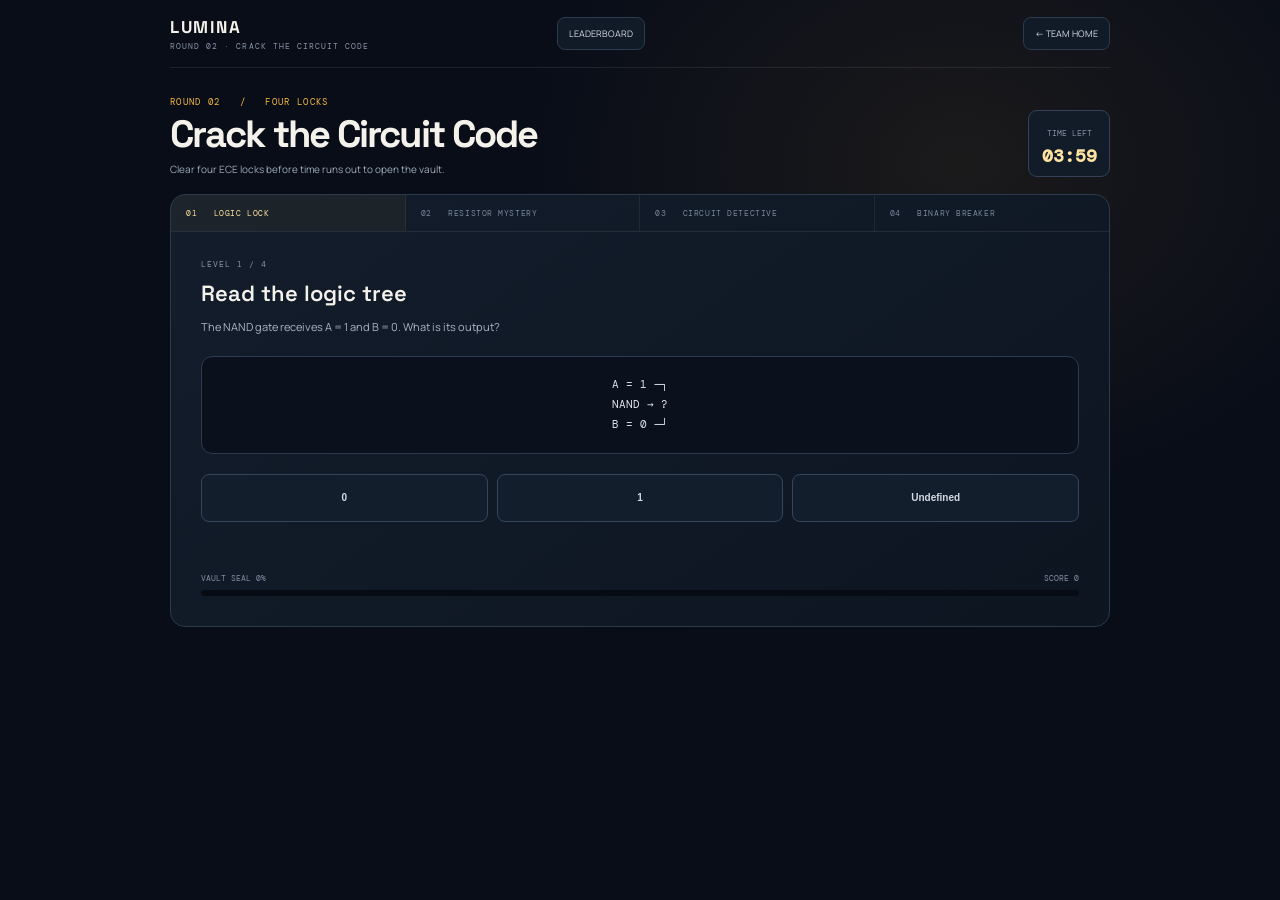
<file: lumina-vault.html>
<!doctype html><html lang="en"><head><meta charset="utf-8"><meta name="viewport" content="width=device-width,initial-scale=1"><meta name="theme-color" content="#090d18"><title>LUMINA — Crack the Circuit Code</title><style>
@import url('https://fonts.googleapis.com/css2?family=DM+Mono:wght@400;500&family=Manrope:wght@400;500;600;700;800&family=Space+Grotesk:wght@500;600;700&display=swap');:root{--bg:#090d18;--line:#29384c;--ink:#f4f2eb;--gold:#f7b93e;--gold2:#ffe3a0;--red:#fa654d;--mint:#71dfbd;--mono:'DM Mono',monospace;--body:'Manrope',sans-serif;--display:'Space Grotesk',sans-serif}*{box-sizing:border-box}body{margin:0;min-height:100vh;background:radial-gradient(ellipse at 75% 18%,#f7b93e13,transparent 33%),var(--bg);color:var(--ink);font-family:var(--body)}.wrap{width:min(940px,calc(100% - 28px));margin:auto}.top{height:68px;border-bottom:1px solid #ffffff15;display:flex;align-items:center;justify-content:space-between}.brand{font:700 17px var(--display);letter-spacing:.1em}.brand small{display:block;color:#8794a7;font:8px var(--mono);letter-spacing:.13em;margin-top:3px}.back{border:1px solid #2c3b50;border-radius:8px;background:#111a27;color:#d5dce4;padding:9px 11px;text-decoration:none;font-size:9px}.main{padding:28px 0 48px}.head{display:flex;justify-content:space-between;align-items:end;gap:12px;margin-bottom:17px}.kicker{font:9px var(--mono);letter-spacing:.15em;color:var(--gold)}h1{font:700 clamp(27px,4vw,38px)/1.07 var(--display);letter-spacing:-.05em;margin:6px 0}.head p{font-size:10px;color:#9eabba;line-height:1.6;margin:0}.timer{text-align:center;min-width:82px;border:1px solid #334258;border-radius:9px;background:#121c29;padding:8px}.timer small{font:8px var(--mono);color:#8491a5}.timer b{display:block;font:600 18px var(--mono);color:var(--gold2);margin-top:3px}.shell{border:1px solid #2c3a4d;border-radius:15px;background:linear-gradient(145deg,#131d2b,#0d1521);overflow:hidden}.steps{display:grid;grid-template-columns:repeat(4,1fr);border-bottom:1px solid #ffffff14}.step{padding:13px 15px;color:#77869a;font:8px var(--mono);letter-spacing:.07em;border-right:1px solid #ffffff10}.step:last-child{border:0}.step.active{color:var(--gold2);background:#f7b93e0b}.step.done{color:var(--mint)}.stage{padding:27px 30px 30px;min-height:390px}.stage-meta{color:#8694a8;font:8px var(--mono);letter-spacing:.12em}.stage h2{font:600 22px var(--display);margin:10px 0 7px}.prompt{color:#aab5c3;font-size:11px;line-height:1.7;max-width:650px}.diagram{margin:20px 0;padding:18px;border:1px solid #2b3a4e;border-radius:11px;background:#0a111c;color:#e0e5eb;font:11px/1.8 var(--mono);text-align:center}.choices{display:grid;grid-template-columns:repeat(3,1fr);gap:9px;margin-top:16px}.choice{min-height:48px;border:1px solid #35465c;border-radius:8px;background:#131e2c;color:#d3dae3;font-size:10px;font-weight:700;transition:.17s}.choice:hover{border-color:var(--gold);color:var(--gold2);background:#f7b93e0c}.choice.correct{border-color:var(--mint);color:var(--mint)}.choice.wrong{border-color:var(--red);color:#ff9b88}.feedback{min-height:25px;margin-top:12px;color:var(--mint);font-size:10px}.bottom{display:flex;justify-content:space-between;align-items:center;gap:10px;margin-top:14px;color:#8290a4;font:8px var(--mono)}.bar{height:6px;background:#070c14;border-radius:99px;overflow:hidden;margin-top:7px}.bar i{display:block;height:100%;width:0;background:linear-gradient(90deg,#e2a133,#ffe19a);transition:width .25s}.modal{position:fixed;inset:0;background:#060a12e9;display:none;place-items:center;padding:18px;z-index:3}.modal.show{display:grid}.modalbox{width:min(390px,100%);padding:26px;border:1px solid #38495e;border-radius:15px;background:#121c2a;text-align:center}.modalbox h2{font:600 23px var(--display)}.modalbox p{color:#a2aebb;font-size:11px;line-height:1.6}.modalbox button,.modalbox a{display:inline-block;margin:4px;border:0;border-radius:8px;padding:11px 14px;background:linear-gradient(100deg,#f7bd4a,#f17e56);color:#17120b;text-decoration:none;font-size:10px;font-weight:900}.modalbox a{border:1px solid #33445a;background:#111a27;color:#d4dce5}.toast{position:fixed;bottom:16px;left:50%;transform:translate(-50%,8px);opacity:0;background:#142133;border:1px solid #3b4c63;color:#dfe4ea;padding:10px 14px;border-radius:8px;font-size:9px;transition:.2s}.toast.show{opacity:1;transform:translate(-50%,0)}@media(max-width:650px){.stage{padding:22px 17px}.steps{grid-template-columns:1fr 1fr}.step:nth-child(2){border-right:0}.step:nth-child(-n+2){border-bottom:1px solid #ffffff10}.choices{grid-template-columns:1fr}.head{align-items:flex-start}.head p{max-width:260px}}
</style></head><body><header class="top wrap"><div class="brand">LUMINA<small>ROUND 02 · CRACK THE CIRCUIT CODE</small></div><a class="back" href="lumina-leaderboard.html">LEADERBOARD</a> &nbsp; <a class="back" href="lumina-home.html#home">← TEAM HOME</a></header><main class="main wrap"><div class="head"><div><div class="kicker">ROUND 02 &nbsp; / &nbsp; FOUR LOCKS</div><h1>Crack the Circuit Code</h1><p>Clear four ECE locks before time runs out to open the vault.</p></div><div class="timer"><small>TIME LEFT</small><b id="clock">04:00</b></div></div><section class="shell"><div id="steps" class="steps"></div><div class="stage"><div class="stage-meta" id="stageMeta">LEVEL 1 / 4</div><h2 id="title"></h2><p class="prompt" id="prompt"></p><div id="diagram" class="diagram"></div><div id="choices" class="choices"></div><div id="feedback" class="feedback" role="status" aria-live="polite"></div><div class="bottom"><span id="progressText">VAULT SEAL 0%</span><span id="scoreText">SCORE 0</span></div><div class="bar"><i id="progress"></i></div></div></section></main><div id="end" class="modal"><div class="modalbox"><div class="kicker" id="endKicker">VAULT OPEN</div><h2 id="endTitle">You cracked it!</h2><p id="endMessage"></p><a href="lumina-home.html#home">Back to team home</a><a href="lumina-leaderboard.html">View leaderboard</a><button id="retry">Play again</button></div></div><script>
(()=>{const levels=[{name:'LOGIC LOCK',title:'Read the logic tree',prompt:'The NAND gate receives A = 1 and B = 0. What is its output?',diagram:'A = 1  ─┐<br>        NAND  →  ?<br>B = 0  ─┘',answers:['0','1','Undefined'],correct:1},{name:'RESISTOR MYSTERY',title:'Decode the color bands',prompt:'A four-band resistor shows Brown · Black · Red · Gold. What is its nominal resistance?',diagram:'BROWN  ·  BLACK  ·  RED  ·  GOLD',answers:['100 Ω ±5%','1 kΩ ±5%','10 kΩ ±5%'],correct:1},{name:'CIRCUIT DETECTIVE',title:'Find the open circuit',prompt:'The battery, switch, resistor, and LED are in series. The LED stays dark. Which fault breaks the path?',diagram:'Battery (+) → switch → resistor → LED → Battery (−)<br>                           ↑ inspect this junction',answers:['Open wire between resistor and LED','LED is oriented correctly','Battery negative is connected'],correct:0},{name:'BINARY BREAKER',title:'Translate the final key',prompt:'Convert the 8-bit binary number to decimal to unlock the code.',diagram:'10110110₂  =  ?₁₀',answers:['172','182','186'],correct:1}];let level=0,seconds=240,score=0,active=true,timer,locked=false;const $=id=>document.getElementById(id);function render(){const l=levels[level];$('stageMeta').textContent='LEVEL '+(level+1)+' / 4';$('title').textContent=l.title;$('prompt').textContent=l.prompt;$('diagram').innerHTML=l.diagram;$('steps').innerHTML=levels.map((x,i)=>'<div class="step '+(i===level?'active':i<level?'done':'')+'">'+(i<level?'✓':'0'+(i+1))+' &nbsp; '+x.name+'</div>').join('');$('choices').innerHTML=l.answers.map((x,i)=>'<button class="choice" data-choice="'+i+'">'+x+'</button>').join('');$('choices').querySelectorAll('button').forEach(b=>b.addEventListener('click',()=>answer(Number(b.dataset.choice),b)));$('progressText').textContent='VAULT SEAL '+Math.round(level/4*100)+'%';$('progress').style.width=(level/4*100)+'%';$('scoreText').textContent='SCORE '+score;$('feedback').textContent='';locked=false}function answer(choice,button){if(!active||locked)return;locked=true;const correct=choice===levels[level].correct;document.querySelectorAll('.choice').forEach(x=>x.disabled=true);if(correct){button.classList.add('correct');score+=100+Math.floor(seconds/10);$('feedback').textContent='Correct. Lock released.';setTimeout(()=>{level++;if(level===levels.length)finish(true);else render()},650)}else{button.classList.add('wrong');seconds=Math.max(0,seconds-8);$('feedback').textContent='Not quite. Eight seconds removed; review the clue and try again.';if(seconds===0){finish(false);return}setTimeout(()=>{document.querySelectorAll('.choice').forEach(x=>{x.disabled=false;x.classList.remove('wrong','correct')});locked=false;$('feedback').textContent='Try again when ready.'},650)}}function recordScore(points){const reg=JSON.parse(localStorage.getItem('lumina_demo_registration')||'{}'),key=(reg.teamCode||'DEMO').trim().toLowerCase(),all=JSON.parse(localStorage.getItem('lumina_demo_scores')||'{}'),row=all[key]||{teamName:reg.teamName||'Demo team',rounds:{}};row.teamName=reg.teamName||row.teamName;row.rounds.r2=Math.max(row.rounds.r2||0,points);all[key]=row;localStorage.setItem('lumina_demo_scores',JSON.stringify(all));localStorage.setItem('lumina_demo_last_result',JSON.stringify({round:2,score:points,won:true,teamName:row.teamName,at:new Date().toISOString()}))}function finish(won){active=false;clearInterval(timer);$('endKicker').textContent=won?'VAULT OPEN':'TIME UP';$('endTitle').textContent=won?'You cracked it!':'The vault stayed locked';$('endMessage').textContent=won?'All four locks cleared. Your demo score: '+score+'.':'You cleared '+level+' of 4 locks. Your demo score: '+score+'.';if(won)recordScore(score);$('end').classList.add('show')}function start(){level=0;seconds=240;score=0;active=true;clearInterval(timer);$('clock').textContent='04:00';$('end').classList.remove('show');render();timer=setInterval(()=>{if(!active)return;seconds--;$('clock').textContent=String(Math.floor(seconds/60)).padStart(2,'0')+':'+String(seconds%60).padStart(2,'0');if(seconds<=0)finish(false)},1000)}$('retry').addEventListener('click',start);start()})();
</script></body></html>
</file>
<file: lumina-pataki-role.css>
@import url('https://fonts.googleapis.com/css2?family=DM+Mono:wght@400;500&family=Manrope:wght@400;500;600;700;800&family=Space+Grotesk:wght@500;600;700&display=swap');:root{--bg:#090d18;--line:#29384c;--ink:#f4f2eb;--muted:#9aa7b9;--gold:#f7b93e;--gold2:#ffe3a0;--red:#fa654d;--mint:#71dfbd;--mono:'DM Mono',monospace;--body:'Manrope',sans-serif;--display:'Space Grotesk',sans-serif}*{box-sizing:border-box}body{margin:0;min-height:100vh;background:radial-gradient(ellipse at 80% 20%,#f7b93e11,transparent 34%),var(--bg);color:var(--ink);font-family:var(--body)}.wrap{width:min(1050px,calc(100% - 30px));margin:auto}.top{height:70px;border-bottom:1px solid #ffffff14;display:flex;align-items:center;justify-content:space-between}.brand{font:700 17px var(--display);letter-spacing:.1em}.brand small{display:block;color:#8391a4;font:8px var(--mono);letter-spacing:.13em;margin-top:3px}.top-right{display:flex;align-items:center;gap:8px}.chip{border:1px solid #2b3b50;border-radius:7px;background:#111a27;color:#aeb8c5;padding:8px 10px;font:8px var(--mono)}.back{color:var(--gold2);border:1px solid #66502c;background:#f7b93e10;border-radius:7px;padding:8px 10px;text-decoration:none;font:9px var(--mono)}main{padding:26px 0 45px}.topline{display:flex;justify-content:space-between;gap:15px;align-items:end;margin-bottom:17px}.kicker{color:var(--gold);font:9px var(--mono);letter-spacing:.14em}.headline{font:700 clamp(27px,4vw,37px)/1.08 var(--display);letter-spacing:-.05em;margin:7px 0 0}.desc{max-width:510px;color:#a0acba;font-size:11px;line-height:1.65;margin:6px 0 0}.clock{text-align:center;padding:9px 12px;border:1px solid #2b394c;border-radius:10px;background:#101927;min-width:93px}.clock small{display:block;color:#8190a4;font:8px var(--mono);letter-spacing:.12em}.clock strong{display:block;color:var(--gold2);font:600 18px var(--mono);margin-top:3px}.status-grid{display:grid;grid-template-columns:1fr 1fr;gap:12px}.status-card{border:1px solid #2a394d;border-radius:12px;background:#111a27;padding:14px 16px}.status-head{display:flex;justify-content:space-between;gap:10px;align-items:center}.status-head span{color:#8795a8;font:8px var(--mono);letter-spacing:.11em}.status-head b{font:600 12px var(--display)}.hptext{font:9px var(--mono);color:#a9b4c0;margin-top:12px;display:flex;justify-content:space-between}.bar{height:7px;margin-top:6px;background:#080d15;border:1px solid #2a3546;border-radius:99px;overflow:hidden}.bar i{display:block;height:100%;width:100%;background:linear-gradient(90deg,#e5a432,#f7d27c);transition:width .3s}.enemy .bar i{background:linear-gradient(90deg,#dc5545,#fa9278)}.workspace{display:grid;grid-template-columns:1fr .72fr;gap:14px;margin-top:14px}.maincard,.sidecard{border:1px solid #29384c;border-radius:14px;background:linear-gradient(145deg,#121c2a,#0d1521);padding:20px}.card-label{font:8px var(--mono);color:#98a5b5;letter-spacing:.13em}.maincard h2{font:600 20px var(--display);margin:11px 0 7px}.maincard p{font-size:10px;color:#9ba8b7;line-height:1.7;margin:0}.puzzle{padding:13px;border-radius:9px;border:1px solid #2a394d;background:#0a111d;color:#e4e7e9;font:11px/1.6 var(--mono);margin:16px 0 11px}.answers{display:grid;grid-template-columns:repeat(3,1fr);gap:7px}.answer{min-height:39px;border:1px solid #37465b;border-radius:7px;background:#141e2b;color:#d4dbe3;font:10px var(--mono)}.answer:hover:not(:disabled){border-color:var(--gold);color:var(--gold2)}.answer:disabled{opacity:.55}.answer.correct{color:var(--mint);border-color:var(--mint)}.answer.wrong{color:#ff9b89;border-color:var(--red)}.primary{height:43px;padding:0 16px;border:0;border-radius:8px;background:linear-gradient(105deg,#f7bd4a,#f2983e,#f17e56);color:#17120b;font-size:11px;font-weight:900}.primary:disabled{opacity:.42;cursor:not-allowed}.resource{display:flex;justify-content:space-between;border-top:1px solid #263448;padding-top:12px;margin-top:15px;color:#8997a9;font:9px var(--mono)}.resource strong{color:var(--gold2);font-size:12px}.feed{max-height:230px;overflow:auto;margin-top:12px}.feedrow{padding:8px 0;border-bottom:1px solid #ffffff0c;color:#a8b3c0;font-size:9px;line-height:1.45}.feedrow b{color:#e1e5e9}.tip{margin-top:14px;padding:11px;border:1px solid #263549;border-radius:8px;color:#8593a6;font:8px/1.6 var(--mono)}.toast{position:fixed;bottom:16px;left:50%;transform:translate(-50%,8px);opacity:0;transition:.2s;background:#142031;border:1px solid #35465b;border-radius:8px;padding:10px 14px;color:#dfe4ea;font-size:10px}.toast.show{opacity:1;transform:translate(-50%,0)}.modal{position:fixed;inset:0;background:#070b13eF;display:none;place-items:center;z-index:4;padding:18px}.modal.show{display:grid}.modalbox{width:min(370px,100%);background:#121c2a;border:1px solid #34455a;border-radius:14px;padding:25px;text-align:center}.modalbox h2{font:600 22px var(--display)}.modalbox p{color:#9eabba;font-size:11px;line-height:1.6}.modalbox button{border:0;border-radius:7px;padding:10px 15px;background:var(--gold);font-weight:800}@media(max-width:690px){.workspace{grid-template-columns:1fr}.topline{align-items:start}.status-grid{gap:8px}.status-card{padding:12px}.status-head b{font-size:10px}.chip{display:none}}@media(max-width:430px){.desc{max-width:240px}.headline{font-size:28px}.answers{grid-template-columns:1fr}.answer{min-height:35px}.maincard,.sidecard{padding:16px}}
.craft-intro{display:flex;justify-content:space-between;align-items:center;gap:12px;margin:16px 0 10px;padding:12px 13px;border:1px solid #354158;border-radius:9px;background:#0b1320}.craft-intro b,.tray-head b{font:10px var(--mono);letter-spacing:.07em;color:var(--gold2)}.craft-intro span{font-size:9px;color:#9ba8b7}.bomb-grid{display:grid;grid-template-columns:repeat(3,minmax(0,1fr));gap:9px}.bomb-card{min-width:0;padding:11px;border:1px solid #3b4653;background:linear-gradient(155deg,#121b29,#0a111c);border-radius:10px;transition:border-color .2s,box-shadow .2s}.bomb-card.is-done{border-color:#71dfbd;box-shadow:inset 0 0 22px #71dfbd0b}.bomb-head{display:flex;align-items:center;justify-content:space-between}.bomb-head small,.tray-head small{display:block;color:#9ba8b7;font:7px var(--mono);letter-spacing:.12em}.bomb-head h3{font:600 12px var(--display);margin:4px 0 0}.bomb-mark{display:grid;place-items:center;width:27px;height:27px;border:1px solid #755c31;border-radius:50%;color:var(--gold2);font:9px var(--mono)}.bomb-stats{display:flex;justify-content:space-between;gap:4px;margin:10px 0;color:#8c9aad;font:7px var(--mono)}.bomb-stats b{color:#e9e8e1;font-size:9px}.circuit-board{position:relative;display:grid;grid-template-columns:repeat(2,minmax(0,1fr));gap:7px;padding:10px 4px;min-height:91px;border:1px dashed #4b5667;border-radius:5px;background:radial-gradient(ellipse at center,#f7b93e0b,transparent 72%)}.circuit-rail{position:absolute;left:15%;right:15%;top:50%;height:2px;background:#546172;opacity:.65}.circuit-node{position:relative;z-index:1;min-height:32px;display:flex;align-items:center;justify-content:center;gap:5px;padding:3px;border:1px solid #84909d;border-radius:3px;background:#101824;color:#d5dbe1;font:9px var(--mono);cursor:pointer}.circuit-node span{display:grid;place-items:center;min-width:19px;height:19px;padding:0 3px;border:1px solid #6d7885;background:#151f2c;color:#aab5c1;font-size:8px}.circuit-node small{font-size:7px;color:var(--gold2)}.circuit-node.filled{border-color:#d7a94b;background:#272215}.circuit-node:disabled{cursor:default}.create-bomb{width:100%;min-height:32px;margin-top:8px;border:1px solid #475365;border-radius:5px;background:#202936;color:#8593a6;font:8px var(--mono);letter-spacing:.1em}.create-bomb.ready{border-color:#62c9a7;background:#2ed19c;color:#07251b;box-shadow:0 0 14px #2ed19c4a;font-weight:700;cursor:pointer}.create-bomb:disabled{cursor:not-allowed}.bomb-card.is-done .create-bomb{border-color:#62c9a7;background:#10281f;color:var(--mint)}.slot-feedback{min-height:28px;margin-top:6px;color:#a7b3c1;font-size:8px;line-height:1.45}.bomb-card:not(.is-done) .slot-feedback:not(:empty){color:#ffd08a}.component-tray{margin-top:10px;padding:12px;border:1px solid #374558;border-radius:9px;background:#0b121e}.tray-head{display:flex;justify-content:space-between;align-items:center;gap:10px}.tray-head b{display:block;margin-top:3px}.tray-head>span{color:#8997a9;font:7px var(--mono)}.component-slots{display:grid;grid-template-columns:repeat(5,minmax(0,1fr));gap:6px;margin-top:10px}.component-slot{min-width:0;min-height:58px;display:flex;flex-direction:column;justify-content:center;align-items:center;gap:4px;border:1px solid #536175;border-radius:6px;background:linear-gradient(160deg,#1b2737,#111a27);color:#e1e7ed;cursor:grab}.component-slot.selected{border-color:var(--gold);box-shadow:0 0 12px #f7b93e35;transform:translateY(-2px)}.component-slot.empty{border-style:dashed;background:#0b121c;color:#667487;cursor:wait}.part-symbol{font:700 10px var(--mono);color:var(--gold2)}.part-name{font:7px var(--mono)}.slot-loading{font:6px var(--mono);letter-spacing:.06em}.tray-note{margin:8px 0 0!important;font-size:8px!important;color:#8492a3!important}.component-slot:focus-visible,.circuit-node:focus-visible,.create-bomb:focus-visible{outline:2px solid var(--gold2);outline-offset:2px}@media(max-width:760px){.bomb-grid{grid-template-columns:1fr}.bomb-card{padding:13px}.circuit-board{grid-template-columns:repeat(3,minmax(0,1fr));min-height:62px}.circuit-rail{left:8%;right:8%}.craft-intro{align-items:flex-start;flex-direction:column}.component-slots{gap:4px}.component-slot{min-height:51px}.part-name{font-size:6px}.tray-head>span{font-size:6px}}@media(max-width:430px){.bomb-stats{font-size:6px}.bomb-head h3{font-size:11px}.component-slot{min-height:47px;padding:2px}.part-name{font-size:5px}.tray-head{align-items:flex-start;flex-direction:column}}
.bomb-card.is-cleared{border-color:#71dfbd6b;background:linear-gradient(155deg,#101a25,#0a111c);opacity:.84}.cleared-board{display:flex;align-items:center;justify-content:center;gap:8px;color:var(--mint);font:8px var(--mono);border-color:#71dfbd50;background:#71dfbd08}.cleared-board span{display:grid;place-items:center;width:21px;height:21px;border:1px solid #71dfbd;border-radius:50%;font-size:11px}
</file>
